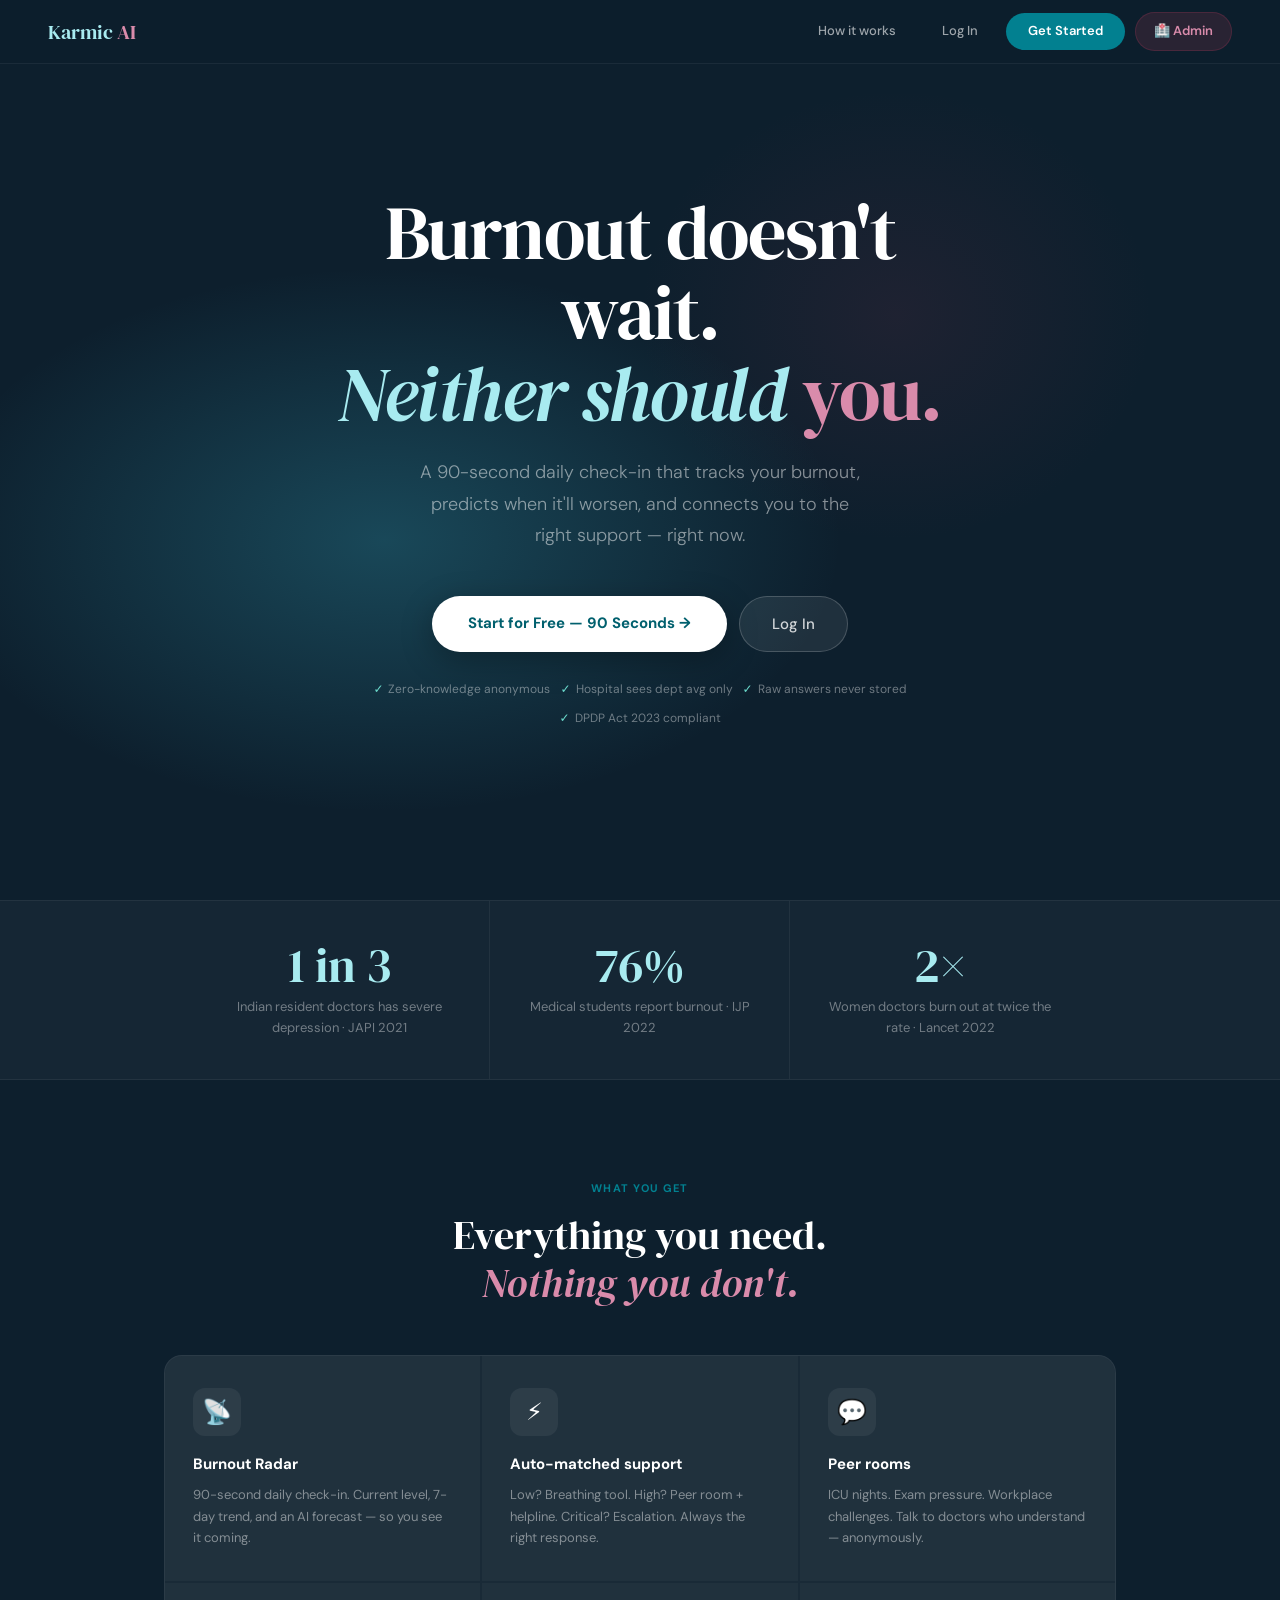
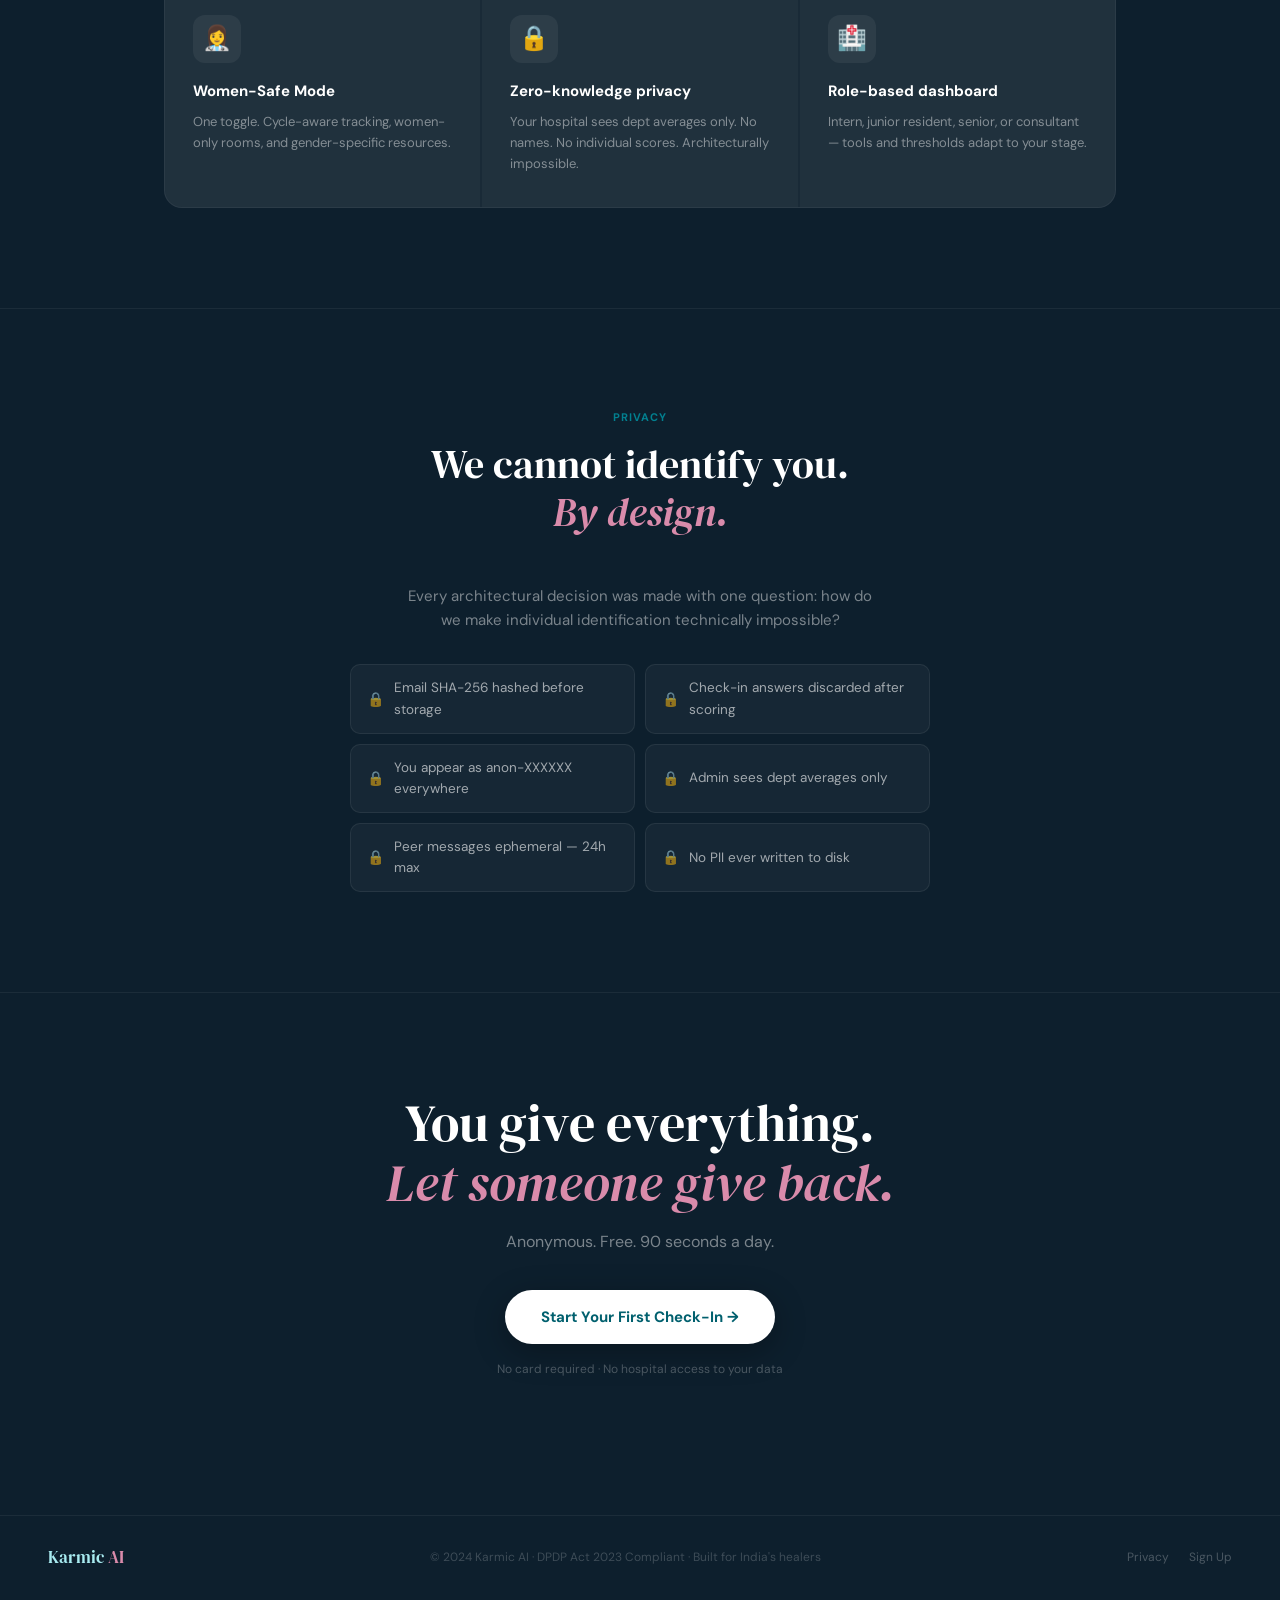
<file: frontend/index.html>
<!DOCTYPE html>
<html lang="en">
<head>
<meta charset="UTF-8">
<meta name="viewport" content="width=device-width, initial-scale=1.0">
<title>Karmic AI — For India's Doctors</title>
<link rel="preconnect" href="https://fonts.googleapis.com">
<link href="https://fonts.googleapis.com/css2?family=DM+Serif+Display:ital@0;1&family=DM+Sans:wght@300;400;500;600;700&display=swap" rel="stylesheet">
<style>
*, *::before, *::after { box-sizing: border-box; margin: 0; padding: 0; }
html { scroll-behavior: smooth; }

body {
  font-family: 'DM Sans', system-ui, sans-serif;
  background: #0D1F2D;
  color: #fff;
  font-size: 15px;
  line-height: 1.6;
  overflow-x: hidden;
}

a { text-decoration: none; color: inherit; }

/* ── NAV ── */
nav {
  position: fixed; top: 0; left: 0; right: 0; z-index: 100;
  display: flex; align-items: center; justify-content: space-between;
  padding: 0 48px; height: 64px;
  background: rgba(13,31,45,0.85);
  backdrop-filter: blur(20px);
  border-bottom: 1px solid rgba(255,255,255,0.06);
}
.brand {
  font-family: 'DM Serif Display', serif;
  font-size: 20px; color: #A8EBF0;
}
.brand span { color: #D98BAB; }

.nav-r { display: flex; align-items: center; gap: 10px; }
.nav-r a {
  padding: 8px 18px; border-radius: 40px;
  font-size: 13px; font-weight: 500;
  color: rgba(255,255,255,0.6);
  transition: color 0.15s;
}
.nav-r a:hover { color: #fff; }
.nav-r .cta {
  background: #028090; color: #fff;
  font-weight: 600; padding: 8px 22px;
}
.nav-r .cta:hover { background: #01606E; }

/* ── HERO ── */
.hero {
  min-height: 100vh;
  display: flex; align-items: center; justify-content: center;
  padding: 100px 24px 80px;
  position: relative; overflow: hidden;
  text-align: center;
}

.hero-glow {
  position: absolute; inset: 0; pointer-events: none;
  background:
    radial-gradient(ellipse 65% 55% at 30% 60%, rgba(56,178,202,0.28), transparent 55%),
    radial-gradient(ellipse 40% 50% at 70% 35%, rgba(109,46,70,0.18), transparent 50%);
}

.hero-content { position: relative; z-index: 1; max-width: 680px; }

.hero-badge {
  display: inline-flex; align-items: center; gap: 8px;
  background: rgba(255,255,255,0.06);
  border: 1px solid rgba(255,255,255,0.12);
  padding: 6px 16px; border-radius: 40px;
  font-size: 12px; font-weight: 600; letter-spacing: 0.06em;
  color: rgba(255,255,255,0.6); text-transform: uppercase;
  margin-bottom: 36px;
}
.live { width: 6px; height: 6px; border-radius: 50%; background: #6DDECF; animation: lp 2s infinite; }
@keyframes lp { 0%,100%{opacity:1;transform:scale(1)} 50%{opacity:.4;transform:scale(1.5)} }

.hero h1 {
  font-family: 'DM Serif Display', serif;
  font-size: clamp(40px, 7vw, 76px);
  font-weight: 400; line-height: 1.06;
  letter-spacing: -1.5px; margin-bottom: 24px;
  color: #fff;
}
.hero h1 em { font-style: italic; color: #A8EBF0; }
.hero h1 .rose { color: #D98BAB; }

.hero-sub {
  font-size: clamp(16px, 2vw, 18px);
  color: rgba(255,255,255,0.5);
  max-width: 440px; margin: 0 auto 44px;
  line-height: 1.75; font-weight: 300;
}

.hero-btns { display: flex; gap: 12px; justify-content: center; flex-wrap: wrap; }

.btn-main {
  background: #fff; color: #01606E;
  padding: 15px 36px; border-radius: 50px;
  font-size: 15px; font-weight: 700;
  box-shadow: 0 8px 32px rgba(0,0,0,0.3);
  transition: transform 0.2s, box-shadow 0.2s;
  display: inline-block;
}
.btn-main:hover { transform: translateY(-2px); box-shadow: 0 14px 42px rgba(0,0,0,0.35); }

.btn-ghost {
  background: rgba(255,255,255,0.08);
  border: 1.5px solid rgba(255,255,255,0.18);
  color: rgba(255,255,255,0.8);
  padding: 15px 32px; border-radius: 50px;
  font-size: 15px; font-weight: 500;
  transition: background 0.2s; display: inline-block;
}
.btn-ghost:hover { background: rgba(255,255,255,0.14); color: #fff; }

/* Privacy chips below hero CTA */
.trust-row {
  display: flex; gap: 10px; justify-content: center;
  flex-wrap: wrap; margin-top: 28px;
}
.trust-chip {
  font-size: 12px; color: rgba(255,255,255,0.4);
  display: flex; align-items: center; gap: 5px;
}
.trust-chip::before { content: '✓'; color: #6DDECF; font-weight: 700; }

/* ── STATS ── */
.stats {
  background: rgba(255,255,255,0.03);
  border-top: 1px solid rgba(255,255,255,0.06);
  border-bottom: 1px solid rgba(255,255,255,0.06);
}
.stats-inner {
  max-width: 900px; margin: 0 auto;
  display: grid; grid-template-columns: repeat(3,1fr);
}
.stat {
  padding: 40px 32px; text-align: center;
  border-right: 1px solid rgba(255,255,255,0.06);
}
.stat:last-child { border-right: none; }
.stat-n {
  font-family: 'DM Serif Display', serif;
  font-size: 48px; color: #A8EBF0; line-height: 1; margin-bottom: 8px;
}
.stat-l { font-size: 13px; color: rgba(255,255,255,0.4); }

/* ── FEATURES ── */
.features {
  padding: 100px 24px;
  max-width: 1000px; margin: 0 auto;
}
.feat-grid {
  display: grid; grid-template-columns: repeat(3,1fr);
  gap: 2px; border: 1px solid rgba(255,255,255,0.08);
  border-radius: 18px; overflow: hidden;
  background: rgba(255,255,255,0.05);
}
.feat {
  padding: 32px 28px;
  background: rgba(255,255,255,0.03);
  transition: background 0.2s;
}
.feat:hover { background: rgba(255,255,255,0.06); }
.feat-ico {
  font-size: 24px; margin-bottom: 16px;
  width: 48px; height: 48px; border-radius: 12px;
  display: flex; align-items: center; justify-content: center;
  background: rgba(255,255,255,0.06);
}
.feat h3 { font-size: 15px; font-weight: 700; margin-bottom: 8px; color: #fff; }
.feat p { font-size: 13px; color: rgba(255,255,255,0.45); line-height: 1.65; }

.sec-label {
  font-size: 11px; font-weight: 700;
  letter-spacing: 0.1em; text-transform: uppercase;
  color: #028090; margin-bottom: 14px;
  text-align: center;
}
.sec-title {
  font-family: 'DM Serif Display', serif;
  font-size: clamp(26px, 4vw, 40px); font-weight: 400;
  color: #fff; line-height: 1.2; text-align: center;
  margin-bottom: 48px;
}
.sec-title em { font-style: italic; color: #D98BAB; }

/* ── PRIVACY SECTION ── */
.priv-section {
  padding: 100px 24px;
  border-top: 1px solid rgba(255,255,255,0.06);
}
.priv-inner {
  max-width: 800px; margin: 0 auto; text-align: center;
}
.priv-list {
  display: grid; grid-template-columns: 1fr 1fr;
  gap: 10px; max-width: 580px; margin: 32px auto 0;
  text-align: left;
}
.priv-item {
  display: flex; align-items: center; gap: 10px;
  font-size: 13.5px; color: rgba(255,255,255,0.6);
  padding: 12px 16px;
  background: rgba(255,255,255,0.04);
  border: 1px solid rgba(255,255,255,0.07);
  border-radius: 10px;
}
.priv-item::before { content: '🔒'; font-size: 14px; flex-shrink: 0; }

/* ── CTA ── */
.cta-section {
  padding: 100px 24px;
  text-align: center;
  border-top: 1px solid rgba(255,255,255,0.06);
}
.cta-section h2 {
  font-family: 'DM Serif Display', serif;
  font-size: clamp(30px, 5vw, 52px); font-weight: 400;
  color: #fff; line-height: 1.15; margin-bottom: 16px;
}
.cta-section h2 em { font-style: italic; color: #D98BAB; }
.cta-section p { color: rgba(255,255,255,0.45); font-size: 16px; margin-bottom: 36px; }

/* ── FOOTER ── */
footer {
  padding: 28px 48px;
  display: flex; align-items: center; justify-content: space-between;
  border-top: 1px solid rgba(255,255,255,0.06);
  flex-wrap: wrap; gap: 12px;
}
footer .brand { font-size: 17px; }
footer p { font-size: 12px; color: rgba(255,255,255,0.2); }
.footer-links { display: flex; gap: 20px; }
.footer-links a { font-size: 12px; color: rgba(255,255,255,0.25); transition: color 0.15s; }
.footer-links a:hover { color: rgba(255,255,255,0.6); }

/* ── FADE IN ── */
.fi { opacity: 0; transform: translateY(20px); transition: opacity 0.6s ease, transform 0.6s ease; }
.fi.v { opacity: 1; transform: translateY(0); }
.fd1 { transition-delay: 0.1s; } .fd2 { transition-delay: 0.2s; } .fd3 { transition-delay: 0.3s; }

/* ── RESPONSIVE ── */
@media (max-width: 768px) {
  nav { padding: 0 20px; }
  .nav-r a:not(.cta) { display: none; }
  .stats-inner { grid-template-columns: 1fr; }
  .stat { border-right: none; border-bottom: 1px solid rgba(255,255,255,0.06); padding: 28px 20px; }
  .feat-grid { grid-template-columns: 1fr; }
  .priv-list { grid-template-columns: 1fr; }
  .features, .priv-section, .cta-section { padding: 64px 20px; }
  footer { flex-direction: column; text-align: center; padding: 24px 20px; }
}
</style>
</head>
<body>

<!-- NAV -->
<nav>
  <div class="brand">Karmic <span>AI</span></div>
  <div class="nav-r">
    <a href="#how">How it works</a>
    <a href="signup.html?login=true">Log In</a>
    <a href="signup.html" class="cta">Get Started</a>
    <a href="admin-login.html" style="padding:8px 18px;border-radius:40px;font-size:13px;font-weight:600;background:rgba(109,46,70,0.3);border:1px solid rgba(109,46,70,0.5);color:#D98BAB">🏥 Admin</a>
  </div>
</nav>

<!-- HERO -->
<section class="hero">
  <div class="hero-glow"></div>
  <div class="hero-content">
    <h1>
      Burnout doesn't wait.<br>
      <em>Neither should</em> <span class="rose">you.</span>
    </h1>
    <p class="hero-sub">
      A 90-second daily check-in that tracks your burnout, predicts when it'll worsen, and connects you to the right support — right now.
    </p>
    <div class="hero-btns">
      <a href="signup.html" class="btn-main">Start for Free — 90 Seconds →</a>
      <a href="signup.html?login=true" class="btn-ghost">Log In</a>
    </div>
    <div class="trust-row">
      <span class="trust-chip">Zero-knowledge anonymous</span>
      <span class="trust-chip">Hospital sees dept avg only</span>
      <span class="trust-chip">Raw answers never stored</span>
      <span class="trust-chip">DPDP Act 2023 compliant</span>
    </div>
  </div>
</section>

<!-- STATS -->
<div class="stats">
  <div class="stats-inner">
    <div class="stat fi">
      <div class="stat-n">1 in 3</div>
      <div class="stat-l">Indian resident doctors has severe depression · JAPI 2021</div>
    </div>
    <div class="stat fi fd1">
      <div class="stat-n">76%</div>
      <div class="stat-l">Medical students report burnout · IJP 2022</div>
    </div>
    <div class="stat fi fd2">
      <div class="stat-n">2×</div>
      <div class="stat-l">Women doctors burn out at twice the rate · Lancet 2022</div>
    </div>
  </div>
</div>

<!-- FEATURES -->
<section class="features" id="how">
  <div class="sec-label fi">What you get</div>
  <h2 class="sec-title fi fd1">Everything you need.<br><em>Nothing you don't.</em></h2>
  <div class="feat-grid">
    <div class="feat fi">
      <div class="feat-ico">📡</div>
      <h3>Burnout Radar</h3>
      <p>90-second daily check-in. Current level, 7-day trend, and an AI forecast — so you see it coming.</p>
    </div>
    <div class="feat fi fd1">
      <div class="feat-ico">⚡</div>
      <h3>Auto-matched support</h3>
      <p>Low? Breathing tool. High? Peer room + helpline. Critical? Escalation. Always the right response.</p>
    </div>
    <div class="feat fi fd2">
      <div class="feat-ico">💬</div>
      <h3>Peer rooms</h3>
      <p>ICU nights. Exam pressure. Workplace challenges. Talk to doctors who understand — anonymously.</p>
    </div>
    <div class="feat fi">
      <div class="feat-ico">👩‍⚕️</div>
      <h3>Women-Safe Mode</h3>
      <p>One toggle. Cycle-aware tracking, women-only rooms, and gender-specific resources.</p>
    </div>
    <div class="feat fi fd1">
      <div class="feat-ico">🔒</div>
      <h3>Zero-knowledge privacy</h3>
      <p>Your hospital sees dept averages only. No names. No individual scores. Architecturally impossible.</p>
    </div>
    <div class="feat fi fd2">
      <div class="feat-ico">🏥</div>
      <h3>Role-based dashboard</h3>
      <p>Intern, junior resident, senior, or consultant — tools and thresholds adapt to your stage.</p>
    </div>
  </div>
</section>

<!-- PRIVACY -->
<section class="priv-section">
  <div class="priv-inner">
    <div class="sec-label fi">Privacy</div>
    <h2 class="sec-title fi fd1">We cannot identify you.<br><em>By design.</em></h2>
    <p class="fi fd2" style="color:rgba(255,255,255,.45);font-size:15px;max-width:480px;margin:0 auto">
      Every architectural decision was made with one question: how do we make individual identification technically impossible?
    </p>
    <div class="priv-list fi fd2">
      <div class="priv-item">Email SHA-256 hashed before storage</div>
      <div class="priv-item">Check-in answers discarded after scoring</div>
      <div class="priv-item">You appear as anon-XXXXXX everywhere</div>
      <div class="priv-item">Admin sees dept averages only</div>
      <div class="priv-item">Peer messages ephemeral — 24h max</div>
      <div class="priv-item">No PII ever written to disk</div>
    </div>
  </div>
</section>

<!-- CTA -->
<section class="cta-section">
  <h2 class="fi">
    You give everything.<br>
    <em>Let someone give back.</em>
  </h2>
  <p class="fi fd1">Anonymous. Free. 90 seconds a day.</p>
  <div class="fi fd2">
    <a href="signup.html" class="btn-main">Start Your First Check-In →</a>
  </div>
  <p class="fi fd3" style="margin-top:16px;font-size:12px;color:rgba(255,255,255,.25)">No card required · No hospital access to your data</p>
</section>

<footer>
  <div class="brand">Karmic <span>AI</span></div>
  <p>© 2024 Karmic AI · DPDP Act 2023 Compliant · Built for India's healers</p>
  <div class="footer-links">
    <a href="#">Privacy</a>
    <a href="signup.html">Sign Up</a>
  </div>
</footer>

<script>
const obs = new IntersectionObserver(e => {
  e.forEach(el => { if (el.isIntersecting) el.target.classList.add('v'); });
}, { threshold: 0.12 });
document.querySelectorAll('.fi').forEach(el => obs.observe(el));
</script>
</body>
</html>
</file>
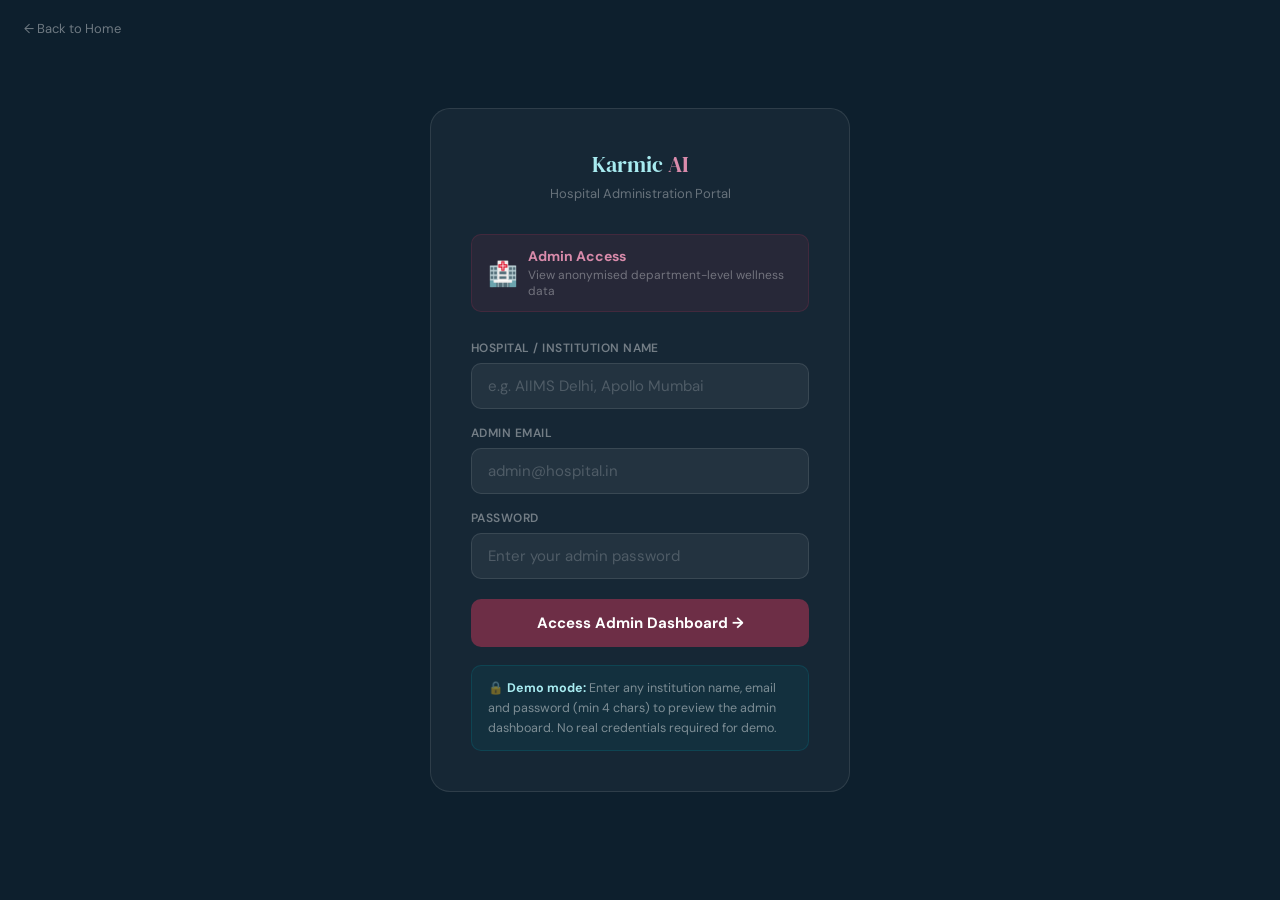
<file: frontend/admin-login.html>
<!DOCTYPE html>
<html lang="en">
<head>
<meta charset="UTF-8">
<meta name="viewport" content="width=device-width, initial-scale=1.0">
<title>Hospital Admin Login — Karmic AI</title>
<link rel="preconnect" href="https://fonts.googleapis.com">
<link href="https://fonts.googleapis.com/css2?family=DM+Serif+Display:ital@0;1&family=DM+Sans:wght@300;400;500;600;700&display=swap" rel="stylesheet">
<style>
*{box-sizing:border-box;margin:0;padding:0}
body{font-family:'DM Sans',system-ui,sans-serif;background:#0D1F2D;color:#fff;min-height:100vh;display:flex;flex-direction:column;align-items:center;justify-content:center;padding:24px}

.back-link{position:fixed;top:20px;left:24px;color:rgba(255,255,255,0.4);font-size:13px;text-decoration:none;display:flex;align-items:center;gap:6px;transition:color 0.15s}
.back-link:hover{color:rgba(255,255,255,0.8)}

.box{background:rgba(255,255,255,0.04);border:1px solid rgba(255,255,255,0.1);border-radius:20px;padding:40px;width:100%;max-width:420px}

.brand{font-family:'DM Serif Display',serif;font-size:22px;color:#A8EBF0;text-align:center;margin-bottom:6px}
.brand span{color:#D98BAB}
.tagline{text-align:center;font-size:13px;color:rgba(255,255,255,0.35);margin-bottom:32px}

.admin-badge{display:flex;align-items:center;gap:10px;background:rgba(109,46,70,0.2);border:1px solid rgba(109,46,70,0.4);border-radius:10px;padding:12px 16px;margin-bottom:28px}
.admin-badge .ico{font-size:24px}
.admin-badge h3{font-size:14px;font-weight:700;color:#D98BAB;margin-bottom:2px}
.admin-badge p{font-size:12px;color:rgba(255,255,255,0.35)}

.label{font-size:12px;font-weight:600;color:rgba(255,255,255,0.4);margin-bottom:7px;display:block;letter-spacing:0.04em}
.inp{width:100%;background:rgba(255,255,255,0.06);border:1.5px solid rgba(255,255,255,0.1);border-radius:10px;padding:12px 16px;font-size:15px;font-family:'DM Sans',sans-serif;color:#fff;outline:none;transition:border-color 0.15s;margin-bottom:16px}
.inp:focus{border-color:#028090}
.inp::placeholder{color:rgba(255,255,255,0.2)}

.btn{width:100%;background:#6D2E46;color:#fff;border:none;border-radius:10px;padding:14px;font-size:15px;font-weight:700;cursor:pointer;transition:opacity 0.15s;margin-top:4px;font-family:'DM Sans',sans-serif}
.btn:hover{opacity:0.88}

.demo-note{background:rgba(2,128,144,0.1);border:1px solid rgba(2,128,144,0.25);border-radius:10px;padding:12px 16px;font-size:12.5px;color:rgba(255,255,255,0.45);margin-top:18px;line-height:1.6}
.demo-note strong{color:#A8EBF0}

.error{background:rgba(192,57,43,0.15);border:1px solid rgba(192,57,43,0.3);border-radius:8px;padding:10px 14px;font-size:13px;color:#F1948A;margin-top:12px;display:none}
.error.show{display:block}
</style>
</head>
<body>

<a href="index.html" class="back-link">← Back to Home</a>

<div class="box">
  <div class="brand">Karmic <span>AI</span></div>
  <div class="tagline">Hospital Administration Portal</div>

  <div class="admin-badge">
    <div class="ico">🏥</div>
    <div>
      <h3>Admin Access</h3>
      <p>View anonymised department-level wellness data</p>
    </div>
  </div>

  <div>
    <label class="label">HOSPITAL / INSTITUTION NAME</label>
    <input class="inp" type="text" id="institution" placeholder="e.g. AIIMS Delhi, Apollo Mumbai">

    <label class="label">ADMIN EMAIL</label>
    <input class="inp" type="email" id="email" placeholder="admin@hospital.in">

    <label class="label">PASSWORD</label>
    <input class="inp" type="password" id="password" placeholder="Enter your admin password" onkeydown="if(event.key==='Enter')login()">

    <button class="btn" onclick="login()">Access Admin Dashboard →</button>

    <div class="demo-note">
      🔒 <strong>Demo mode:</strong> Enter any institution name, email and password (min 4 chars) to preview the admin dashboard. No real credentials required for demo.
    </div>
    <div class="error" id="errBox">Please fill in all fields to continue.</div>
  </div>
</div>

<script>
function login(){
  const inst = document.getElementById('institution').value.trim();
  const email = document.getElementById('email').value.trim();
  const pass = document.getElementById('password').value.trim();
  const err = document.getElementById('errBox');

  if(!inst || !email || !pass){
    err.textContent = 'Please fill in all fields to continue.';
    err.classList.add('show');
    return;
  }
  if(pass.length < 4){
    err.textContent = 'Password must be at least 4 characters.';
    err.classList.add('show');
    return;
  }
  err.classList.remove('show');

  // Try real API first
  fetch('/api/auth/login', {
    method:'POST',
    headers:{'Content-Type':'application/json'},
    body:JSON.stringify({email, password:pass, role:'ADMIN'})
  })
  .then(r=>r.json())
  .then(data=>{
  if(data.token){
    // Real login success
    localStorage.setItem('ka_token', data.token);
  } else {
    // Demo mode fallback
    localStorage.setItem('ka_token','demo-admin');
  }

  localStorage.setItem('ka_role','ADMIN');
  localStorage.setItem('ka_institution', inst);
  window.location.href='admin.html';
})
  .catch(()=>{
    // Demo mode — go straight to admin
    localStorage.setItem('ka_token','demo-admin');
    localStorage.setItem('ka_role','ADMIN');
    localStorage.setItem('ka_institution', inst);
    window.location.href='admin.html';
  });
}
</script>
</body>
</html>
</file>
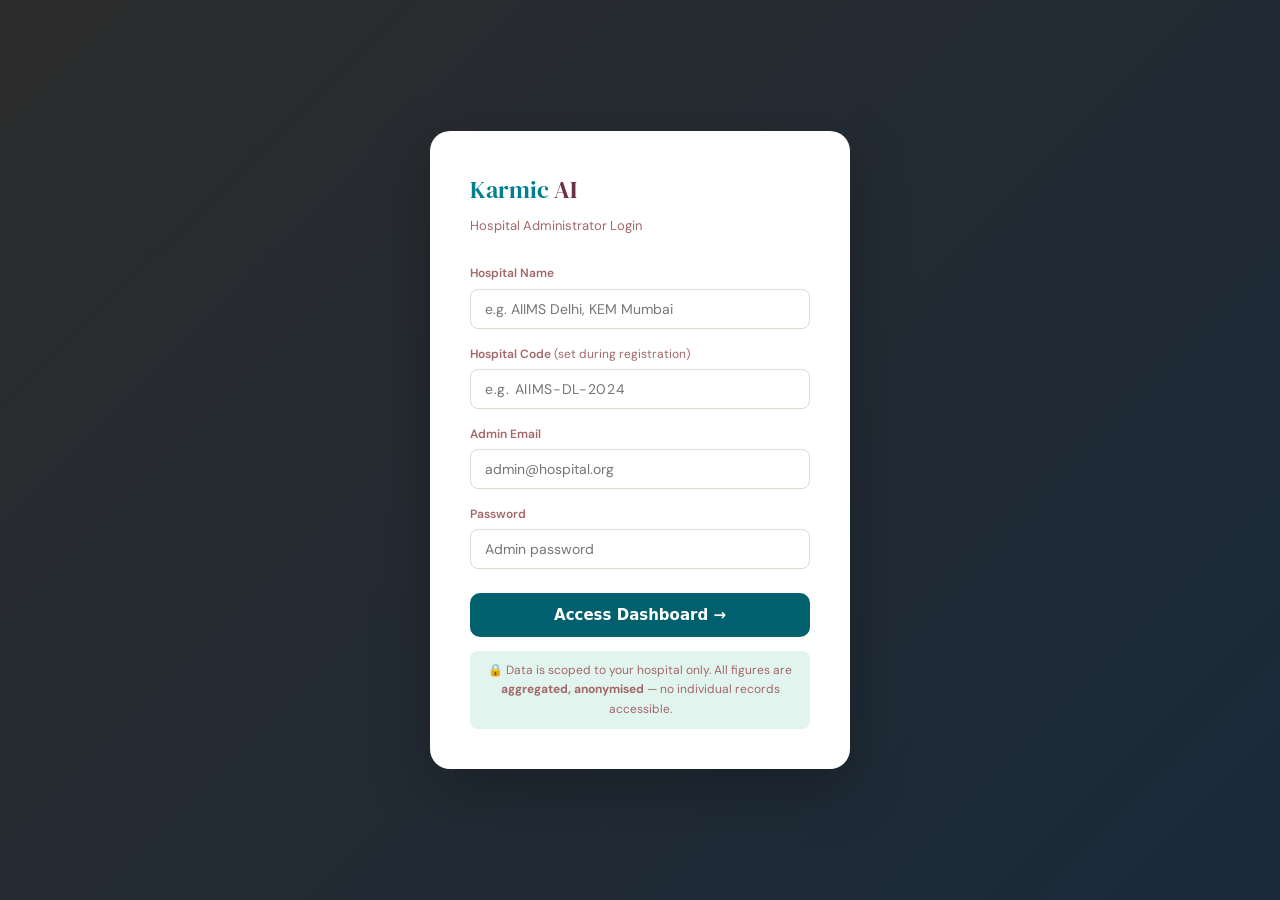
<file: frontend/admin.html>
<!DOCTYPE html>
<html lang="en">
<head>
<meta charset="UTF-8">
<meta name="viewport" content="width=device-width, initial-scale=1.0">
<title>Admin Dashboard — Karmic AI</title>
<link rel="preconnect" href="https://fonts.googleapis.com">
<link href="https://fonts.googleapis.com/css2?family=DM+Serif+Display:ital@0;1&family=DM+Sans:wght@300;400;500;600;700&display=swap" rel="stylesheet">
<link rel="stylesheet" href="css/theme.css">
<style>
:root{
  --teal:#028090;--teal-d:#01606E;--teal-l:#E1F5EE;
  --berry:#6D2E46;--berry-l:#F5EAF0;
  --cream:#F5F0E8;--rose:#A26769;--charcoal:#2C2C2C;
  --white:#fff;--border:#E0DBD0;--shadow:0 2px 12px rgba(0,0,0,.07);
  --ok:#27AE60;--warn:#E67E22;--danger:#C0392B;--r:12px;
}
*{box-sizing:border-box;margin:0;padding:0}
body{font-family:'DM Sans',system-ui,sans-serif;background:var(--cream);color:var(--charcoal);font-size:15px;line-height:1.6}
.eng-row{display:flex;align-items:center;gap:14px;margin-bottom:12px}
.eng-label{font-size:13px;color:var(--charcoal);flex:1}
.eng-bar-wrap{width:160px;height:10px;background:var(--cream);border-radius:5px;overflow:hidden}
.eng-bar-fill{height:100%;border-radius:5px;background:var(--teal)}
.eng-pct{font-size:13px;font-weight:700;color:var(--teal);width:40px;text-align:right}
.role-row{display:flex;align-items:center;gap:12px;margin-bottom:10px}
.role-name{font-size:13px;width:130px;flex-shrink:0}
.role-bar-wrap{flex:1;height:10px;background:var(--cream);border-radius:5px;overflow:hidden}
.role-bar-fill{height:100%;border-radius:5px}
.role-score{font-size:12px;font-weight:700;width:44px;text-align:right}

/* LOGIN */
.login-wrap{min-height:100vh;display:flex;align-items:center;justify-content:center;padding:20px;background:linear-gradient(135deg,var(--charcoal),#1A2A3A)}
.login-card{background:#fff;border-radius:20px;padding:40px;max-width:420px;width:100%;box-shadow:0 20px 60px rgba(0,0,0,.25)}
.login-brand{font-family:'DM Serif Display',serif;font-size:24px;color:var(--teal);margin-bottom:6px}
.login-brand span{color:var(--berry)}
.login-sub{font-size:13px;color:var(--rose);margin-bottom:28px}
.fg{display:flex;flex-direction:column;gap:5px;margin-bottom:16px}
.fg label{font-size:12px;font-weight:600;color:var(--rose)}
.fg input{padding:10px 14px;border:1.5px solid var(--border);border-radius:8px;font-size:14px;font-family:'DM Sans',sans-serif;outline:none;transition:border-color .15s}
.fg input:focus{border-color:var(--teal)}
.btn-login{width:100%;padding:13px;background:var(--teal-d);color:#fff;border:none;border-radius:10px;font-size:15px;font-weight:700;cursor:pointer;margin-top:8px;transition:opacity .15s}
.btn-login:hover{opacity:.88}
.login-note{font-size:12px;color:var(--rose);text-align:center;margin-top:14px;padding:10px;background:var(--teal-l);border-radius:8px}

/* NAV */
.nav{background:var(--teal-d);padding:0 32px;display:flex;align-items:center;justify-content:space-between;height:60px;position:sticky;top:0;z-index:100}
.nav-brand{font-family:'DM Serif Display',serif;font-size:20px;color:#fff}
.nav-brand span{color:#B2E0E4}
.nav-right{display:flex;align-items:center;gap:12px}
.nav-pill{background:rgba(255,255,255,.15);color:rgba(255,255,255,.9);padding:5px 14px;border-radius:20px;font-size:12px;font-weight:600}
.nav-links a{padding:7px 14px;border-radius:8px;color:rgba(255,255,255,.75);font-size:14px;font-weight:500;text-decoration:none;transition:background .15s}
.nav-links a:hover{background:rgba(255,255,255,.12);color:#fff}

/* LAYOUT */
.layout{display:grid;grid-template-columns:220px 1fr;min-height:calc(100vh - 60px)}
.sidebar{background:#01505C;padding:20px 14px;display:flex;flex-direction:column;gap:4px}
.slink{display:flex;align-items:center;gap:10px;padding:10px 14px;border-radius:8px;color:rgba(255,255,255,.7);font-size:14px;font-weight:500;cursor:pointer;transition:background .15s;text-decoration:none}
.slink:hover,.slink.active{background:rgba(255,255,255,.12);color:#fff}
.slink .ico{font-size:17px;width:22px}
.sdivider{height:1px;background:rgba(255,255,255,.1);margin:10px 0}

/* MAIN */
.main{padding:28px 32px;overflow-y:auto}
.page-header{margin-bottom:24px}
.page-header h1{font-size:22px;font-weight:700;color:var(--charcoal)}
.page-header p{font-size:13px;color:var(--rose);margin-top:2px}

/* PRIVACY NOTE */
.priv-note{background:var(--teal-l);border-radius:var(--r);padding:12px 18px;font-size:13px;color:var(--teal-d);margin-bottom:24px;display:flex;gap:10px;align-items:flex-start;line-height:1.55}

/* METRIC CARDS */
.metrics-row{display:grid;grid-template-columns:repeat(4,1fr);gap:14px;margin-bottom:24px}
.metric-card{background:#fff;border-radius:var(--r);padding:20px;box-shadow:var(--shadow);border-top:3px solid var(--teal)}
.metric-card.ok{border-top-color:var(--ok)}
.metric-card.warn{border-top-color:var(--warn)}
.metric-card.danger{border-top-color:var(--danger)}
.metric-card.teal{border-top-color:var(--teal)}
.metric-num{font-family:'DM Serif Display',serif;font-size:38px;color:var(--charcoal);line-height:1;margin-bottom:4px}
.metric-lbl{font-size:12px;color:var(--rose)}
.metric-delta{font-size:11px;font-weight:600;margin-top:6px;display:inline-block;padding:2px 8px;border-radius:10px}
.delta-up{background:#FDECEA;color:var(--danger)}
.delta-dn{background:#EAF7EE;color:var(--ok)}
.delta-eq{background:var(--cream);color:var(--rose)}

/* RISK ALERTS */
.risk-alerts{margin-bottom:24px}
.alert-card{display:flex;align-items:flex-start;gap:14px;padding:14px 18px;border-radius:12px;border-left:4px solid;margin-bottom:10px}
.alert-card.crit{background:#FDECEA;border-left-color:var(--danger)}
.alert-card.high{background:#FEF0E6;border-left-color:var(--warn)}
.alert-card.mod{background:#FEF9E7;border-left-color:#F0D000}
.alert-ico{font-size:22px;flex-shrink:0}
.alert-body h4{font-size:13px;font-weight:700;margin-bottom:3px}
.alert-body p{font-size:12.5px;color:#555;line-height:1.5}
.alert-action{margin-left:auto;flex-shrink:0;padding:6px 14px;border-radius:8px;border:none;font-size:12px;font-weight:600;cursor:pointer;background:rgba(0,0,0,.07);color:var(--charcoal);transition:background .15s}
.alert-action:hover{background:rgba(0,0,0,.14)}

/* DEPT CHART */
.dept-grid{display:flex;flex-direction:column;gap:10px;margin-bottom:24px}
.dept-row{background:#fff;border-radius:10px;padding:14px 18px;box-shadow:var(--shadow);display:flex;align-items:center;gap:16px}
.dept-name{font-size:13px;font-weight:600;width:160px;flex-shrink:0}
.dept-bar-wrap{flex:1;height:16px;background:var(--cream);border-radius:8px;overflow:hidden;position:relative}
.dept-bar-fill{height:100%;border-radius:8px;transition:width .8s ease}
.dept-bar-fill.low{background:var(--ok)}
.dept-bar-fill.moderate{background:var(--warn)}
.dept-bar-fill.high{background:#E67E22}
.dept-bar-fill.critical{background:var(--danger)}
.dept-meta{display:flex;flex-direction:column;align-items:flex-end;gap:3px;flex-shrink:0;width:100px}
.dept-lvl{font-size:11px;font-weight:700;padding:2px 9px;border-radius:10px}
.dept-lvl.low{background:#EAF7EE;color:#1A7A3F}
.dept-lvl.moderate{background:#FEF3E2;color:#964B00}
.dept-lvl.high{background:#FEF0E6;color:#A04000}
.dept-lvl.critical{background:#FDECEA;color:var(--danger)}
.dept-avg{font-size:11px;color:var(--rose)}

/* 7-DAY TREND CHART */
.trend-canvas-wrap{background:#fff;border-radius:var(--r);padding:24px;box-shadow:var(--shadow);margin-bottom:24px}
.trend-canvas-wrap h3{font-size:15px;font-weight:700;margin-bottom:16px}
#trendCanvas{width:100%;height:120px;display:block}

/* SPLIT GRID */
.split{display:grid;grid-template-columns:1fr 1fr;gap:16px;margin-bottom:24px}

/* DONUT-STYLE PIE */
.donut-wrap{background:#fff;border-radius:var(--r);padding:24px;box-shadow:var(--shadow)}
.donut-wrap h3{font-size:15px;font-weight:700;margin-bottom:16px}
.donut-chart{display:flex;align-items:center;gap:24px}
.donut-svg{flex-shrink:0}
.donut-legend{display:flex;flex-direction:column;gap:10px;flex:1}
.dleg-item{display:flex;align-items:center;gap:10px;font-size:13px}
.dleg-dot{width:12px;height:12px;border-radius:50%;flex-shrink:0}
.dleg-pct{font-weight:700;margin-left:auto}

/* ENGAGEMENT */
.eng-card{background:#fff;border-radius:var(--r);padding:24px;box-shadow:var(--shadow)}
.eng-card h3{font-size:15px;font-weight:700;margin-bottom:16px}
.eng-row{display:flex;align-items:center;gap:14px;margin-bottom:12px}
.eng-label{font-size:13px;color:var(--charcoal);flex:1}
.eng-bar-wrap{width:160px;height:10px;background:var(--cream);border-radius:5px;overflow:hidden}
.eng-bar-fill{height:100%;border-radius:5px;background:var(--teal)}
.eng-pct{font-size:13px;font-weight:700;color:var(--teal);width:40px;text-align:right}

/* ROLE BREAKDOWN */
.role-card{background:#fff;border-radius:var(--r);padding:24px;box-shadow:var(--shadow)}
.role-card h3{font-size:15px;font-weight:700;margin-bottom:16px}
.role-row{display:flex;align-items:center;gap:12px;margin-bottom:10px}
.role-name{font-size:13px;width:130px;flex-shrink:0}
.role-bar-wrap{flex:1;height:10px;background:var(--cream);border-radius:5px;overflow:hidden}
.role-bar-fill{height:100%;border-radius:5px}
.role-score{font-size:12px;font-weight:700;width:44px;text-align:right}

/* 7D SELECTOR */
.period-tabs{display:flex;gap:6px;margin-bottom:16px}
.ptab{padding:5px 14px;border-radius:20px;font-size:12px;font-weight:600;cursor:pointer;background:var(--cream);border:none;color:var(--charcoal);transition:all .15s}
.ptab.active{background:var(--teal);color:#fff}

@media(max-width:900px){
  .layout{grid-template-columns:1fr}
  .sidebar{display:none}
  .metrics-row{grid-template-columns:1fr 1fr}
  .split{grid-template-columns:1fr}
  .main{padding:16px}
}
@media(max-width:500px){
  .metrics-row{grid-template-columns:1fr}
}
</style>
</head>
<body>

<!-- LOGIN SCREEN -->
<div id="loginWrap" class="login-wrap">
  <div class="login-card">
    <div class="login-brand">Karmic <span>AI</span></div>
    <div class="login-sub">Hospital Administrator Login</div>
    <div id="loginErr" style="display:none;background:#FDECEA;color:#C0392B;padding:10px 14px;border-radius:8px;font-size:13px;margin-bottom:14px"></div>
    <div class="fg"><label>Hospital Name</label><input type="text" id="adminHosp" placeholder="e.g. AIIMS Delhi, KEM Mumbai"></div>
    <div class="fg"><label>Hospital Code <span style="color:#A26769;font-weight:400">(set during registration)</span></label><input type="text" id="adminCode" placeholder="e.g. AIIMS-DL-2024" style="letter-spacing:.05em"></div>
    <div class="fg"><label>Admin Email</label><input type="email" id="adminEmail" placeholder="admin@hospital.org"></div>
    <div class="fg"><label>Password</label><input type="password" id="adminPass" placeholder="Admin password"></div>
    <button class="btn-login" onclick="adminLogin()">Access Dashboard →</button>
    <div class="login-note">🔒 Data is scoped to your hospital only. All figures are <strong>aggregated, anonymised</strong> — no individual records accessible.</div>
  </div>
</div>

<!-- DASHBOARD -->
<div id="dashWrap" style="display:none">

<nav class="nav">
  <div class="nav-brand">Karmic <span>AI</span></div>
  <div class="nav-right">
    <span class="nav-pill" id="navHospPill">Admin View</span>
    <div class="nav-links">
      <a href="#" onclick="adminLogout()">Log Out</a>
    </div>
  </div>
</nav>

<div class="layout">
  <aside class="sidebar">
    <div style="color:rgba(255,255,255,.35);font-size:11px;padding:0 8px 14px;font-weight:700;letter-spacing:.06em">ADMIN PANEL</div>
    <a class="slink active" href="#"><span class="ico">📊</span>Overview</a>
    <a class="slink" href="#depts"><span class="ico">🏥</span>Departments</a>
    <a class="slink" href="#alerts"><span class="ico">🚨</span>Risk Alerts</a>
    <a class="slink" href="#engagement"><span class="ico">📈</span>Engagement</a>
    <div class="sdivider"></div>
    <a class="slink" href="#trend"><span class="ico">📉</span>7-Day Trend</a>
    <a class="slink" href="#roles"><span class="ico">👥</span>By Role</a>
    <a class="slink" id="womenSideLink" href="#women" style="display:none"><span class="ico">👩‍⚕️</span>Women Data</a>
  </aside>

  <main class="main">
    <div class="page-header">
      <h1 id="instName">Hospital Wellness Overview</h1>
      <p id="weekLabel">Loading…</p>
    </div>

    <div class="priv-note">
      🔒 <strong>Privacy guarantee:</strong> All data shown is department-level aggregate. No individual doctor scores, names, or check-in responses are accessible. Minimum 5 responses required before any department data is shown.
    </div>

    <!-- GRAPHS FIRST: 7-DAY TREND -->
    <div class="trend-canvas-wrap" id="trend" style="margin-bottom:24px">
      <h3>📉 7-Day Burnout Trend — <span id="trendHospName">Institution</span></h3>
      <div class="period-tabs">
        <button class="ptab active" onclick="drawTrend(7,this)">7 Days</button>
        <button class="ptab" onclick="drawTrend(14,this)">14 Days</button>
        <button class="ptab" onclick="drawTrend(30,this)">30 Days</button>
      </div>
      <canvas id="trendCanvas"></canvas>
      <p style="font-size:11px;color:var(--rose);margin-top:8px">Institution-wide averages. No individual data shown.</p>
    </div>

    <!-- DEPT BREAKDOWN CHART -->
    <div style="margin-bottom:24px" id="depts">
      <div style="font-size:16px;font-weight:700;margin-bottom:14px">🏥 Burnout by Department</div>
      <div class="dept-grid" id="deptGrid"></div>
    </div>

    <!-- OVERVIEW METRICS (below charts) -->
    <div class="metrics-row" id="metricsRow">
      <div class="metric-card ok">
        <div class="metric-num" id="mActive">847</div>
        <div class="metric-lbl">Active users this week</div>
        <span class="metric-delta delta-dn">↑ 12% vs last week</span>
      </div>
      <div class="metric-card warn">
        <div class="metric-num" id="mAvg">9.4</div>
        <div class="metric-lbl">Avg burnout score / 20</div>
        <span class="metric-delta delta-up">↑ 0.8 this week</span>
      </div>
      <div class="metric-card danger">
        <div class="metric-num" id="mHighRisk">3</div>
        <div class="metric-lbl">Depts at elevated risk</div>
        <span class="metric-delta delta-eq">→ Same as last week</span>
      </div>
      <div class="metric-card teal">
        <div class="metric-num" id="mCheckin">68%</div>
        <div class="metric-lbl">Check-in completion rate</div>
        <span class="metric-delta delta-dn">↑ 5% vs last week</span>
      </div>
    </div>

    <!-- RISK ALERTS -->
    <div id="alerts" style="margin-bottom:24px">
      <div style="font-size:16px;font-weight:700;margin-bottom:14px">🚨 Risk Alerts</div>
      <div class="risk-alerts" id="riskAlerts"></div>
    </div>

    <div class="priv-note" style="margin-top:8px">
      📋 <strong>You can see:</strong> dept averages, role trends, weekly change, engagement rates. &nbsp;|&nbsp; <strong>You cannot see:</strong> individual check-in answers, personal scores, names, or any identifiable records.
    </div>

    <!-- ENGAGEMENT + ROLE BREAKDOWN -->
    <div class="split" id="engagement">
      <div class="eng-card">
        <h3>📈 Engagement Metrics</h3>
        <div id="engRows"></div>
        <p style="font-size:12px;color:var(--rose);margin-top:12px;line-height:1.5">Higher check-in rates = better data accuracy and more timely escalation.</p>
      </div>
      <div class="role-card" id="roles">
        <h3>👥 Burnout Score by Role</h3>
        <div id="roleRows"></div>
        <p style="font-size:12px;color:var(--rose);margin-top:12px;line-height:1.5">Role-level averages only. Individual scores never accessible.</p>
      </div>
    </div>

    <!-- BURNOUT DISTRIBUTION -->
    <div style="margin-bottom:24px">
      <div style="font-size:16px;font-weight:700;margin-bottom:14px">📊 Burnout Distribution</div>
      <div class="donut-wrap">
        <h3 style="font-size:13px;color:var(--rose);font-weight:500;margin-bottom:16px">% of active users per burnout level</h3>
        <div class="donut-chart">
          <svg class="donut-svg" width="120" height="120" viewBox="0 0 120 120" id="donutSvg">
            <circle cx="60" cy="60" r="48" fill="none" stroke="#EAF7EE" stroke-width="18"/>
          </svg>
          <div class="donut-legend" id="donutLegend"></div>
        </div>
      </div>
    </div>

    <!-- WOMEN DATA SECTION — only shown if womenEnabled -->
    <div id="women" style="display:none">
      <div style="font-size:16px;font-weight:700;margin-bottom:14px">👩‍⚕️ Women Doctor Wellbeing Data</div>
      <div class="priv-note" style="background:var(--berry-l);color:var(--berry);border-left:3px solid var(--berry)">
        🔒 This section is visible because Women-Safe Mode is enabled at your institution. All data is aggregate only — no individual identity is ever accessible. Minimum 5 respondents required.
      </div>
      <div class="split" style="margin-top:16px">
        <div class="eng-card">
          <h3>👩 Women-Safe Mode Adoption</h3>
          <div style="margin-bottom:10px">
            <div class="eng-row"><div class="eng-label">Women-Safe Mode enabled</div><div class="eng-bar-wrap"><div class="eng-bar-fill" style="width:62%;background:var(--berry)"></div></div><div class="eng-pct" style="color:var(--berry)">62%</div></div>
            <div class="eng-row"><div class="eng-label">Women-only rooms used</div><div class="eng-bar-wrap"><div class="eng-bar-fill" style="width:41%;background:var(--berry)"></div></div><div class="eng-pct" style="color:var(--berry)">41%</div></div>
            <div class="eng-row"><div class="eng-label">Incident reports submitted</div><div class="eng-bar-wrap"><div class="eng-bar-fill" style="width:18%;background:#C0392B"></div></div><div class="eng-pct" style="color:#C0392B">18%</div></div>
          </div>
          <p style="font-size:12px;color:var(--rose)">Incident figures represent anonymous category counts only. No text or identity data is stored.</p>
        </div>
        <div class="role-card">
          <h3>📋 Incident Categories (Anonymous)</h3>
          <div id="incidentRows">
            <div class="role-row"><div class="role-name" style="width:150px">Workplace bias</div><div class="role-bar-wrap"><div class="role-bar-fill" style="width:45%;background:#E67E22"></div></div><div class="role-score" style="color:#E67E22;width:30px">9</div></div>
            <div class="role-row"><div class="role-name" style="width:150px">Harassment</div><div class="role-bar-wrap"><div class="role-bar-fill" style="width:30%;background:#C0392B"></div></div><div class="role-score" style="color:#C0392B;width:30px">6</div></div>
            <div class="role-row"><div class="role-name" style="width:150px">Safety concern</div><div class="role-bar-wrap"><div class="role-bar-fill" style="width:20%;background:#E67E22"></div></div><div class="role-score" style="color:#E67E22;width:30px">4</div></div>
            <div class="role-row"><div class="role-name" style="width:150px">Unfair workload</div><div class="role-bar-wrap"><div class="role-bar-fill" style="width:35%;background:#E67E22"></div></div><div class="role-score" style="color:#E67E22;width:30px">7</div></div>
          </div>
          <p style="font-size:12px;color:var(--rose);margin-top:12px">Counts only. No report text, no submitter data stored.</p>
        </div>
      </div>
    </div>

  </main>
</div>
</div>

<script>
// ── MOCK DATA ─────────────────────────────────────────────────────────
const DEPTS = [
  {name:'Emergency Medicine', level:'critical', avg:14.2, pct:71, delta:'+1.8'},
  {name:'ICU / Critical Care', level:'critical', avg:12.6, pct:63, delta:'+0.9'},
  {name:'Surgery',             level:'high',     avg:11.9, pct:60, delta:'+1.1'},
  {name:'Obstetrics & Gynae',  level:'moderate', avg:9.4,  pct:47, delta:'-0.3'},
  {name:'Internal Medicine',   level:'moderate', avg:8.7,  pct:44, delta:'-0.8'},
  {name:'Paediatrics',         level:'moderate', avg:7.9,  pct:40, delta:'+0.2'},
  {name:'Radiology',           level:'low',      avg:5.2,  pct:26, delta:'-1.4'},
  {name:'Psychiatry',          level:'low',      avg:4.8,  pct:24, delta:'-0.6'},
];

const ALERTS = [
  {type:'crit', ico:'🔴', dept:'Emergency Medicine', msg:'65% of active doctors at HIGH or CRITICAL burnout. 3+ consecutive high-risk days detected across multiple anonymous users.'},
  {type:'crit', ico:'🔴', dept:'ICU / Critical Care', msg:'Average burnout score 12.6/20. Worsening trend (+0.9 this week). Peer support room usage up 40% — a possible coping signal.'},
  {type:'high', ico:'🟠', dept:'Surgery', msg:'Burnout rising week-on-week for 3 weeks. Consider reviewing on-call rosters and workload distribution.'},
];

const DIST = [
  {label:'Low (0–5)',      pct:22, color:var_ok()},
  {label:'Moderate (6–10)',pct:41, color:var_warn()},
  {label:'High (11–15)',   pct:28, color:'#E67E22'},
  {label:'Critical (16+)', pct:9,  color:'#C0392B'},
];

const ENGAGEMENT = [
  {label:'Daily check-in rate',   pct:68},
  {label:'Peer room participation',pct:34},
  {label:'Support tool usage',    pct:52},
  {label:'Women-Safe Mode active',pct:47},
];

const ROLES = [
  {name:'Junior Resident', score:13.8, level:'critical', color:'#C0392B'},
  {name:'Intern',          score:12.4, level:'high',     color:'#E67E22'},
  {name:'Senior Resident', score:11.2, level:'high',     color:'#E67E22'},
  {name:'Consultant',      score:7.6,  level:'moderate', color:'#E67E22'},
];

const TREND_7  = [8.2,9.1,10.3,9.8,10.1,8.7,9.4];
const TREND_14 = [7.5,8.0,8.2,9.1,10.3,9.8,10.1,8.7,9.4,9.8,10.2,9.6,9.1,9.4];
const TREND_30 = Array.from({length:30},(_,i)=>7+Math.sin(i/3)*2+Math.random()*1.5);
const TREND_LABELS_7 = ['Mon','Tue','Wed','Thu','Fri','Sat','Sun'];

function var_ok(){return '#27AE60'} function var_warn(){return '#E67E22'}

// ── LOGIN ─────────────────────────────────────────────────────────────
function adminLogin() {
  const hosp  = document.getElementById('adminHosp').value.trim();
  const code  = document.getElementById('adminCode').value.trim();
  const email = document.getElementById('adminEmail').value.trim();
  const pass  = document.getElementById('adminPass').value;
  const errEl = document.getElementById('loginErr');
  errEl.style.display = 'none';

  if (!hosp || !code || !email || !pass) {
    errEl.textContent = 'Please fill in all fields — hospital name, code, email, and password.';
    errEl.style.display = 'block'; return;
  }
  if (code.length < 6) {
    errEl.textContent = 'Hospital code must be at least 6 characters.';
    errEl.style.display = 'block'; return;
  }

  fetch('/api/auth/login', {
    method:'POST',
    headers:{'Content-Type':'application/json'},
    body:JSON.stringify({email, password:pass, hospitalCode:code, institution:hosp})
  }).then(r=>r.json()).then(d=>{
    if (d.token && d.role === 'ADMIN') {
      localStorage.setItem('ka_admin_token', d.token);
      localStorage.setItem('ka_admin_hosp', hosp);
      localStorage.setItem('ka_admin_code', code);
      localStorage.setItem('ka_admin_womenEnabled', d.womenEnabled || 'false');
      showDashboard(hosp, d.womenEnabled);
    } else {
      errEl.textContent = d.message || 'Access denied. Check your hospital code and credentials.';
      errEl.style.display = 'block';
    }
  }).catch(()=>{
    // Demo mode — code must contain 'DEMO' or be 6+ chars
    localStorage.setItem('ka_admin_token','demo-admin');
    localStorage.setItem('ka_admin_hosp', hosp);
    localStorage.setItem('ka_admin_code', code);
    const womenEnabled = code.toUpperCase().includes('W') || Math.random() > 0.5;
    localStorage.setItem('ka_admin_womenEnabled', womenEnabled);
    showDashboard(hosp, womenEnabled);
  });
}

function showDashboard(hosp, womenEnabled) {
  document.getElementById('loginWrap').style.display = 'none';
  document.getElementById('dashWrap').style.display = 'block';
  loadDashboard(hosp, womenEnabled);
}

function adminLogout() {
  ['ka_admin_token','ka_admin_hosp','ka_admin_code','ka_admin_womenEnabled'].forEach(k=>localStorage.removeItem(k));
  document.getElementById('loginWrap').style.display = 'flex';
  document.getElementById('dashWrap').style.display = 'none';
}

// ── LOAD DASHBOARD ────────────────────────────────────────────────────
function loadDashboard(hosp, womenEnabled) {
  hosp = hosp || localStorage.getItem('ka_admin_hosp') || 'Your Institution';
  womenEnabled = womenEnabled ?? (localStorage.getItem('ka_admin_womenEnabled') === 'true');
  const now = new Date();

  document.getElementById('instName').textContent = hosp + ' — Wellness Overview';
  document.getElementById('weekLabel').textContent = 'Week of ' + now.toLocaleDateString('en-IN',{month:'long',year:'numeric'}) + ' · Aggregated · Anonymised';
  document.getElementById('trendHospName').textContent = hosp;
  document.getElementById('navHospPill').textContent = hosp;

  // Women section visibility
  if (womenEnabled) {
    document.getElementById('women').style.display = 'block';
    document.getElementById('womenSideLink').style.display = 'flex';
  }

  const token = localStorage.getItem('ka_admin_token');
  fetch('/api/admin/overview', {headers:{'Authorization':'Bearer '+token}})
    .then(r=>r.json()).then(d=>{
      if (d.totalActive) document.getElementById('mActive').textContent = d.totalActive;
      if (d.avgScore)    document.getElementById('mAvg').textContent = d.avgScore.toFixed(1);
      if (d.highRiskDepts) document.getElementById('mHighRisk').textContent = d.highRiskDepts;
    }).catch(()=>{});

  renderAlerts();
  renderDepts();
  renderDonut();
  renderEngagement();
  renderRoles();
  setTimeout(()=>drawTrend(7, document.querySelector('.ptab.active')), 50);
}

// ── ALERTS ────────────────────────────────────────────────────────────
function renderAlerts() {
  document.getElementById('riskAlerts').innerHTML = ALERTS.map(a=>`
    <div class="alert-card ${a.type}">
      <div class="alert-ico">${a.ico}</div>
      <div class="alert-body">
        <h4>${a.dept}</h4>
        <p>${a.msg}</p>
      </div>
      <button class="alert-action">View dept →</button>
    </div>`).join('');
}

// ── DEPTS ─────────────────────────────────────────────────────────────
function renderDepts() {
  document.getElementById('deptGrid').innerHTML = DEPTS.map(d=>`
    <div class="dept-row">
      <div class="dept-name">${d.name}</div>
      <div class="dept-bar-wrap">
        <div class="dept-bar-fill ${d.level}" style="width:${d.pct}%"></div>
      </div>
      <div class="dept-meta">
        <span class="dept-lvl ${d.level}">${cap(d.level)}</span>
        <span class="dept-avg">${d.avg}/20 avg <span style="color:${d.delta.startsWith('+')?'var(--danger)':'var(--ok)'}">${d.delta}</span></span>
      </div>
    </div>`).join('');
}

// ── DONUT ─────────────────────────────────────────────────────────────
function renderDonut() {
  const svg = document.getElementById('donutSvg');
  const r = 48, cx = 60, cy = 60, strokeW = 18;
  const total = DIST.reduce((s,d)=>s+d.pct,0);
  let offset = -90; // start at top

  let circles = '';
  DIST.forEach(d=>{
    const angle = (d.pct/total)*360;
    const dashArr = (2*Math.PI*r);
    const dashFill = (d.pct/100)*dashArr;
    circles += `<circle cx="${cx}" cy="${cy}" r="${r}" fill="none" stroke="${d.color}" stroke-width="${strokeW}"
      stroke-dasharray="${dashFill} ${dashArr-dashFill}"
      stroke-dashoffset="${-(offset/360)*dashArr}"
      transform="rotate(${offset} ${cx} ${cy})"/>`;
    offset += angle;
  });

  // Centre text
  circles += `<text x="${cx}" y="${cy-4}" text-anchor="middle" font-size="18" font-weight="700" font-family="DM Sans" fill="#2C2C2C">9.4</text>`;
  circles += `<text x="${cx}" y="${cy+14}" text-anchor="middle" font-size="10" font-family="DM Sans" fill="#A26769">avg/20</text>`;
  svg.innerHTML = circles;

  document.getElementById('donutLegend').innerHTML = DIST.map(d=>`
    <div class="dleg-item">
      <div class="dleg-dot" style="background:${d.color}"></div>
      <span>${d.label}</span>
      <span class="dleg-pct">${d.pct}%</span>
    </div>`).join('');
}

// ── ENGAGEMENT ────────────────────────────────────────────────────────
function renderEngagement() {
  document.getElementById('engRows').innerHTML = ENGAGEMENT.map(e=>`
    <div class="eng-row">
      <div class="eng-label">${e.label}</div>
      <div class="eng-bar-wrap"><div class="eng-bar-fill" style="width:${e.pct}%"></div></div>
      <div class="eng-pct">${e.pct}%</div>
    </div>`).join('');
}

// ── ROLES ─────────────────────────────────────────────────────────────
function renderRoles() {
  document.getElementById('roleRows').innerHTML = ROLES.map(r=>`
    <div class="role-row">
      <div class="role-name">${r.name}</div>
      <div class="role-bar-wrap"><div class="role-bar-fill" style="width:${(r.score/20*100).toFixed(0)}%;background:${r.color}"></div></div>
      <div class="role-score" style="color:${r.color}">${r.score}</div>
    </div>`).join('');
}

// ── TREND CHART ───────────────────────────────────────────────────────
function drawTrend(days, el) {
  if (el) { document.querySelectorAll('.ptab').forEach(t=>t.classList.remove('active')); el.classList.add('active'); }
  const data = days===7?TREND_7:days===14?TREND_14:TREND_30;
  const labels = days===7?TREND_LABELS_7:data.map((_,i)=>`D${i+1}`);

  const canvas = document.getElementById('trendCanvas');
  const dpr = window.devicePixelRatio||1;
  canvas.width = canvas.offsetWidth * dpr;
  canvas.height = 120 * dpr;
  const ctx = canvas.getContext('2d');
  ctx.scale(dpr, dpr);
  const W = canvas.offsetWidth, H = 120;
  const padL=30,padB=22,padT=10,padR=10;
  const cW=W-padL-padR, cH=H-padB-padT;
  const max=20,min=0;
  const step=cW/(data.length-1);

  ctx.clearRect(0,0,W,H);

  // Grid lines
  [5,10,15,20].forEach(v=>{
    const y=padT+cH-(v/max)*cH;
    ctx.beginPath();ctx.moveTo(padL,y);ctx.lineTo(W-padR,y);
    ctx.strokeStyle='rgba(0,0,0,.06)';ctx.lineWidth=1;ctx.stroke();
    ctx.fillStyle='#A26769';ctx.font=`10px DM Sans`;ctx.textAlign='right';
    ctx.fillText(v,padL-4,y+3);
  });

  // Gradient fill
  const grad=ctx.createLinearGradient(0,padT,0,H-padB);
  grad.addColorStop(0,'rgba(2,128,144,.2)');
  grad.addColorStop(1,'rgba(2,128,144,0)');

  // Line
  ctx.beginPath();
  data.forEach((v,i)=>{
    const x=padL+i*step;
    const y=padT+cH-(((v-min)/(max-min))*cH);
    i===0?ctx.moveTo(x,y):ctx.lineTo(x,y);
  });
  ctx.strokeStyle='#028090';ctx.lineWidth=2.5;ctx.lineJoin='round';ctx.stroke();

  // Fill
  ctx.lineTo(padL+(data.length-1)*step,H-padB);
  ctx.lineTo(padL,H-padB);ctx.closePath();
  ctx.fillStyle=grad;ctx.fill();

  // Dots + labels
  data.forEach((v,i)=>{
    const x=padL+i*step;
    const y=padT+cH-(((v-min)/(max-min))*cH);
    ctx.beginPath();ctx.arc(x,y,3.5,0,Math.PI*2);
    ctx.fillStyle=v>12?'#E74C3C':v>9?'#E67E22':'#028090';ctx.fill();
    ctx.fillStyle='#A26769';ctx.font=`9px DM Sans`;ctx.textAlign='center';
    if(days<=14) ctx.fillText(labels[i],x,H-6);
  });
}

function cap(s){return s.charAt(0).toUpperCase()+s.slice(1)}

// ── INIT ──────────────────────────────────────────────────────────────
window.addEventListener('DOMContentLoaded',()=>{
  // Auto-login if coming from admin-login.html
  const role = localStorage.getItem('ka_role');
  const token = localStorage.getItem('ka_token');
  const inst = localStorage.getItem('ka_institution');
  if((role==='ADMIN' && token) || localStorage.getItem('ka_admin_token')){
    const hosp = inst || localStorage.getItem('ka_admin_hosp') || 'Your Institution';
    localStorage.setItem('ka_admin_token', token || 'demo');
    localStorage.setItem('ka_admin_hosp', hosp);
    showDashboard(hosp, false);
  }
  window.addEventListener('resize',()=>{
    if(document.getElementById('dashWrap').style.display!=='none')
      drawTrend(7, document.querySelector('.ptab.active'));
  });
});
</script>
</body>
</html>
</file>
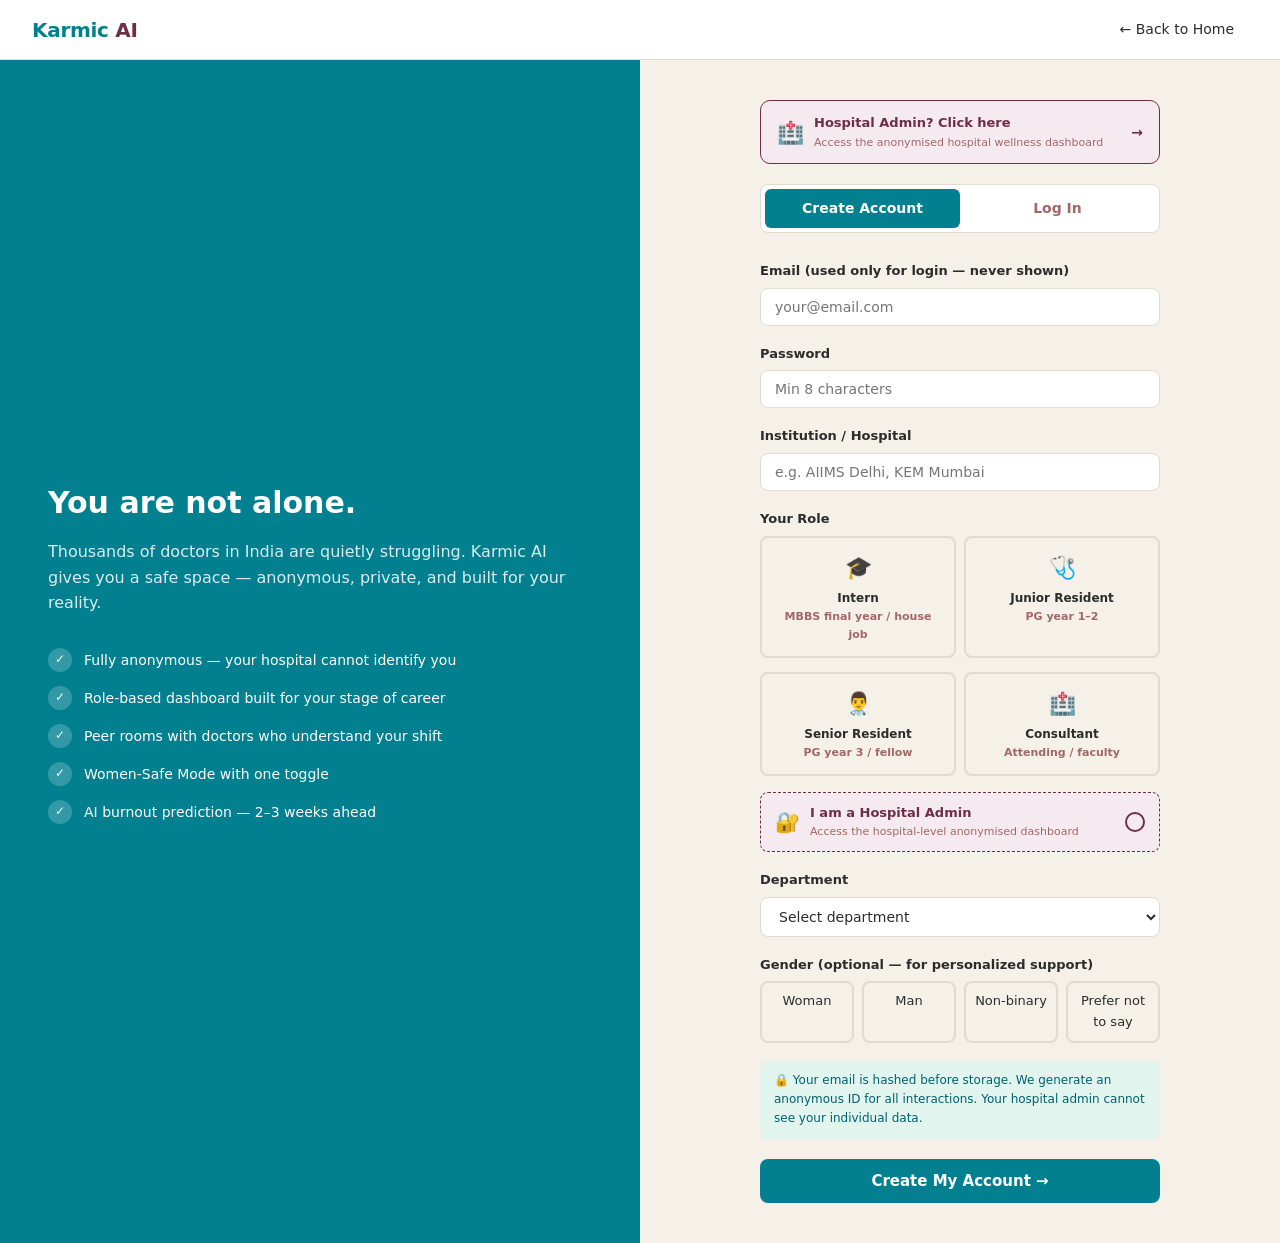
<file: frontend/signup.html>
<!DOCTYPE html>
<html lang="en">
<head>
<meta charset="UTF-8">
<meta name="viewport" content="width=device-width, initial-scale=1.0">
<title>Join Karmic AI</title>
<link rel="stylesheet" href="css/theme.css">
<style>
  body { min-height: 100vh; display: flex; flex-direction: column; }
  .auth-wrap {
    flex: 1;
    display: grid;
    grid-template-columns: 1fr 1fr;
    min-height: calc(100vh - 60px);
  }
  .auth-left {
    background: var(--teal);
    color: white;
    padding: 60px 48px;
    display: flex;
    flex-direction: column;
    justify-content: center;
  }
  .auth-left h2 { font-size: 30px; font-weight: 800; margin-bottom: 12px; }
  .auth-left p { opacity: 0.85; font-size: 16px; margin-bottom: 32px; }
  .feature-list { list-style: none; display: flex; flex-direction: column; gap: 14px; }
  .feature-list li { display: flex; align-items: center; gap: 12px; font-size: 14px; }
  .feature-list li::before { content: '✓'; background: rgba(255,255,255,0.2); width: 24px; height: 24px; border-radius: 50%; display: flex; align-items: center; justify-content: center; font-size: 12px; flex-shrink: 0; }

  .auth-right {
    background: var(--cream);
    display: flex;
    align-items: center;
    justify-content: center;
    padding: 40px 32px;
  }
  .auth-box { width: 100%; max-width: 400px; }
  .auth-tabs {
    display: flex;
    background: var(--white);
    border-radius: var(--radius-sm);
    padding: 4px;
    margin-bottom: 28px;
    border: 1px solid var(--border);
  }
  .auth-tab {
    flex: 1;
    text-align: center;
    padding: 8px;
    border-radius: 6px;
    cursor: pointer;
    font-size: 14px;
    font-weight: 600;
    color: var(--rose);
    transition: all 0.15s;
  }
  .auth-tab.active { background: var(--teal); color: white; }

  .auth-form { display: none; }
  .auth-form.active { display: block; }

  .role-grid {
    display: grid;
    grid-template-columns: 1fr 1fr;
    gap: 8px;
    margin-bottom: 4px;
  }
  .role-option {
    border: 2px solid var(--border);
    border-radius: var(--radius-sm);
    padding: 12px;
    cursor: pointer;
    text-align: center;
    transition: all 0.15s;
    position: relative;
  }
  .role-option:hover { border-color: var(--teal); }
  .role-option.selected { border-color: var(--teal); background: var(--teal-light); }
  .role-option input { display: none; }
  .role-option .role-icon { font-size: 22px; margin-bottom: 4px; }
  .role-option .role-name { font-size: 12px; font-weight: 700; }
  .role-option .role-desc { font-size: 11px; color: var(--rose); }

  .gender-row {
    display: flex;
    gap: 8px;
    margin-bottom: 4px;
  }
  .gender-opt {
    flex: 1;
    border: 2px solid var(--border);
    border-radius: var(--radius-sm);
    padding: 8px;
    text-align: center;
    cursor: pointer;
    font-size: 13px;
    font-weight: 500;
    transition: all 0.15s;
  }
  .gender-opt.selected { border-color: var(--berry); background: var(--berry-light); color: var(--berry); }

  .anon-note {
    background: var(--teal-light);
    border-radius: var(--radius-sm);
    padding: 10px 14px;
    font-size: 12px;
    color: var(--teal-dark);
    margin-top: 12px;
    display: flex;
    gap: 6px;
    align-items: flex-start;
  }
  .submit-btn {
    width: 100%;
    padding: 13px;
    font-size: 15px;
    font-weight: 700;
    margin-top: 20px;
    background: var(--teal);
    color: white;
    border-radius: var(--radius-sm);
    border: none;
    cursor: pointer;
    transition: opacity 0.15s;
  }
  .submit-btn:hover { opacity: 0.88; }

  @media(max-width: 768px) {
    .auth-wrap { grid-template-columns: 1fr; }
    .auth-left { display: none; }
  }
</style>
</head>
<body>

<nav class="nav">
  <div class="nav-brand"><a href="index.html" style="color:inherit;text-decoration:none">Karmic <span style="color:var(--berry)">AI</span></a></div>
  <div class="nav-links">
    <a href="index.html">← Back to Home</a>
  </div>
</nav>

<div class="auth-wrap">
  <div class="auth-left">
    <h2>You are not alone.</h2>
    <p>Thousands of doctors in India are quietly struggling. Karmic AI gives you a safe space — anonymous, private, and built for your reality.</p>
    <ul class="feature-list">
      <li>Fully anonymous — your hospital cannot identify you</li>
      <li>Role-based dashboard built for your stage of career</li>
      <li>Peer rooms with doctors who understand your shift</li>
      <li>Women-Safe Mode with one toggle</li>
      <li>AI burnout prediction — 2–3 weeks ahead</li>
    </ul>
  </div>

  <div class="auth-right">
    <div class="auth-box">
        <a href="admin-login.html" style="display:flex;align-items:center;gap:10px;background:#F5EAF0;border:1.5px solid #6D2E46;border-radius:10px;padding:12px 16px;margin-bottom:20px;text-decoration:none;transition:background 0.15s" onmouseover="this.style.background='#E8C5D5'" onmouseout="this.style.background='#F5EAF0'">
          <span style="font-size:22px">🏥</span>
          <div style="flex:1">
            <div style="font-size:13px;font-weight:700;color:#6D2E46">Hospital Admin? Click here</div>
            <div style="font-size:11px;color:#A26769">Access the anonymised hospital wellness dashboard</div>
          </div>
          <span style="color:#6D2E46;font-weight:700;font-size:14px">→</span>
        </a>
      <div class="auth-tabs">
        <div class="auth-tab active" id="tab-signup" onclick="switchTab('signup')">Create Account</div>
        <div class="auth-tab" id="tab-login" onclick="switchTab('login')">Log In</div>
      </div>

      <!-- SIGNUP FORM -->
      <div class="auth-form active" id="form-signup">
        <div class="form-group">
          <label>Email (used only for login — never shown)</label>
          <input type="email" id="email" placeholder="your@email.com" required>
        </div>
        <div class="form-group">
          <label>Password</label>
          <input type="password" id="password" placeholder="Min 8 characters" required>
        </div>
        <div class="form-group">
          <label>Institution / Hospital</label>
          <input type="text" id="institution" placeholder="e.g. AIIMS Delhi, KEM Mumbai">
        </div>
        <div class="form-group">
          <label>Your Role</label>
          <div class="role-grid">
            <label class="role-option" id="role-intern">
              <input type="radio" name="role" value="INTERN">
              <div class="role-icon">🎓</div>
              <div class="role-name">Intern</div>
              <div class="role-desc">MBBS final year / house job</div>
            </label>
            <label class="role-option" id="role-junior">
              <input type="radio" name="role" value="JUNIOR_RESIDENT">
              <div class="role-icon">🩺</div>
              <div class="role-name">Junior Resident</div>
              <div class="role-desc">PG year 1–2</div>
            </label>
            <label class="role-option" id="role-senior">
              <input type="radio" name="role" value="SENIOR_RESIDENT">
              <div class="role-icon">👨‍⚕️</div>
              <div class="role-name">Senior Resident</div>
              <div class="role-desc">PG year 3 / fellow</div>
            </label>
            <label class="role-option" id="role-consultant">
              <input type="radio" name="role" value="CONSULTANT">
              <div class="role-icon">🏥</div>
              <div class="role-name">Consultant</div>
              <div class="role-desc">Attending / faculty</div>
            </label>
          </div>
          <!-- Admin toggle -->
          <div id="adminToggleWrap" style="margin-top:10px;padding:10px 14px;background:#F5EAF0;border-radius:8px;border:1.5px dashed #6D2E46;display:flex;align-items:center;gap:10px;cursor:pointer" onclick="toggleAdminMode()">
            <span style="font-size:20px">🔐</span>
            <div style="flex:1">
              <div style="font-size:13px;font-weight:700;color:#6D2E46">I am a Hospital Admin</div>
              <div style="font-size:11px;color:#A26769">Access the hospital-level anonymised dashboard</div>
            </div>
            <div id="adminCheck" style="width:20px;height:20px;border-radius:50%;border:2px solid #6D2E46;display:flex;align-items:center;justify-content:center;font-size:12px;color:#6D2E46"></div>
          </div>
        </div>
        </div>
        <div class="form-group">
          <label>Department</label>
          <select id="department">
            <option value="">Select department</option>
            <option>Emergency Medicine</option>
            <option>Intensive Care (ICU)</option>
            <option>Cardiology</option>
            <option>Surgery</option>
            <option>Obstetrics & Gynaecology</option>
            <option>Paediatrics</option>
            <option>Internal Medicine</option>
            <option>Psychiatry</option>
            <option>Radiology</option>
            <option>Oncology</option>
            <option>Other</option>
          </select>
        </div>
        <div class="form-group">
          <label>Gender (optional — for personalized support)</label>
          <div class="gender-row">
            <div class="gender-opt" onclick="selectGender(this,'FEMALE')">Woman</div>
            <div class="gender-opt" onclick="selectGender(this,'MALE')">Man</div>
            <div class="gender-opt" onclick="selectGender(this,'NON_BINARY')">Non-binary</div>
            <div class="gender-opt" onclick="selectGender(this,'PREFER_NOT')">Prefer not to say</div>
          </div>
        </div>
        <div class="anon-note">🔒 Your email is hashed before storage. We generate an anonymous ID for all interactions. Your hospital admin cannot see your individual data.</div>
        <button class="submit-btn" onclick="handleSignup()">Create My Account →</button>
      </div>

      <!-- LOGIN FORM -->
      <div class="auth-form" id="form-login">
        <div class="form-group">
          <label>Email</label>
          <input type="email" placeholder="your@email.com">
        </div>
        <div class="form-group">
          <label>Password</label>
          <input type="password" placeholder="Your password">
        </div>
        <button class="submit-btn" onclick="handleLogin()">Log In →</button>
        <p style="text-align:center;margin-top:14px;font-size:13px;color:var(--rose)">Forgot password? <a href="#">Reset via email</a></p>
      </div>
    </div>
  </div>
</div>

<script>
  const params = new URLSearchParams(window.location.search);
  if (params.get('login') === 'true') switchTab('login');

  function switchTab(tab) {
    document.querySelectorAll('.auth-tab').forEach(t => t.classList.remove('active'));
    document.querySelectorAll('.auth-form').forEach(f => f.classList.remove('active'));
    document.getElementById('tab-' + tab).classList.add('active');
    document.getElementById('form-' + tab).classList.add('active');
  }

  document.querySelectorAll('.role-option input').forEach(radio => {
    radio.addEventListener('change', () => {
      document.querySelectorAll('.role-option').forEach(o => o.classList.remove('selected'));
      radio.parentElement.classList.add('selected');
    });
  });

  let selectedGender = '';
  function selectGender(el, val) {
    document.querySelectorAll('.gender-opt').forEach(o => o.classList.remove('selected'));
    el.classList.add('selected');
    selectedGender = val;
  }

  let isAdminMode = false;
  let isAdminLoginMode = false;

  function toggleAdminMode() {
    isAdminMode = !isAdminMode;
    const chk = document.getElementById('adminCheck');
    const wrap = document.getElementById('adminToggleWrap');
    chk.textContent = isAdminMode ? '✓' : '';
    wrap.style.background = isAdminMode ? '#E8C5D5' : '#F5EAF0';
    // Deselect other role options when admin is selected
    if (isAdminMode) {
      document.querySelectorAll('.role-option').forEach(o => o.classList.remove('selected'));
    }
  }

  function toggleAdminLogin() {
    isAdminLoginMode = !isAdminLoginMode;
    const chk = document.getElementById('adminLoginCheck');
    const wrap = document.getElementById('adminLoginToggle');
    chk.textContent = isAdminLoginMode ? '✓' : '';
    wrap.style.background = isAdminLoginMode ? '#E8C5D5' : '#F5EAF0';
  }

  function handleSignup() {
    const email = document.getElementById('email').value;
    const password = document.getElementById('password').value;
    const role = isAdminMode ? 'ADMIN' : document.querySelector('.role-option.selected input')?.value;
    const institution = document.getElementById('institution').value;
    const department = document.getElementById('department').value;

    if (!email || !password || !role) {
      alert('Please fill in email, password, and select a role.');
      return;
    }

    const payload = { email, password, role, institution, department, gender: selectedGender };

    fetch('/api/auth/signup', {
      method: 'POST',
      headers: { 'Content-Type': 'application/json' },
      body: JSON.stringify(payload)
    })
    .then(r => r.json())
    .then(data => {
      if (data.token) {
        localStorage.setItem('ka_token', data.token);
        localStorage.setItem('ka_role', data.role);
        localStorage.setItem('ka_gender', data.gender || '');
        window.location.href = 'dashboard.html';
      } else {
        alert(data.message || 'Signup failed. Please try again.');
      }
    })
    .catch(() => {
      // Demo mode — redirect anyway
      localStorage.setItem('ka_token', 'demo');
      localStorage.setItem('ka_role', role);
      localStorage.setItem('ka_gender', selectedGender);
      window.location.href = 'dashboard.html';
    });
  }

  function handleLogin() {
    const email = document.getElementById('loginEmail').value;
    const password = document.getElementById('loginPassword').value;
    fetch('/api/auth/login', {
      method: 'POST',
      headers: { 'Content-Type': 'application/json' },
      body: JSON.stringify({ email, password })
    })
    .then(r => r.json())
    .then(data => {
      if (data.token) {
        localStorage.setItem('ka_token', data.token);
        localStorage.setItem('ka_role', data.role);
        localStorage.setItem('ka_gender', data.gender || '');
        window.location.href = data.role === 'ADMIN' ? 'admin.html' : 'dashboard.html';
      } else {
        alert(data.message || 'Login failed.');
      }
    })
    .catch(() => {
      // Demo mode — use admin toggle to decide
      localStorage.setItem('ka_token', 'demo');
      const role = isAdminLoginMode ? 'ADMIN' : 'JUNIOR_RESIDENT';
      localStorage.setItem('ka_role', role);
      window.location.href = isAdminLoginMode ? 'admin.html' : 'dashboard.html';
    });
  }
</script>
</body>
</html>
</file>
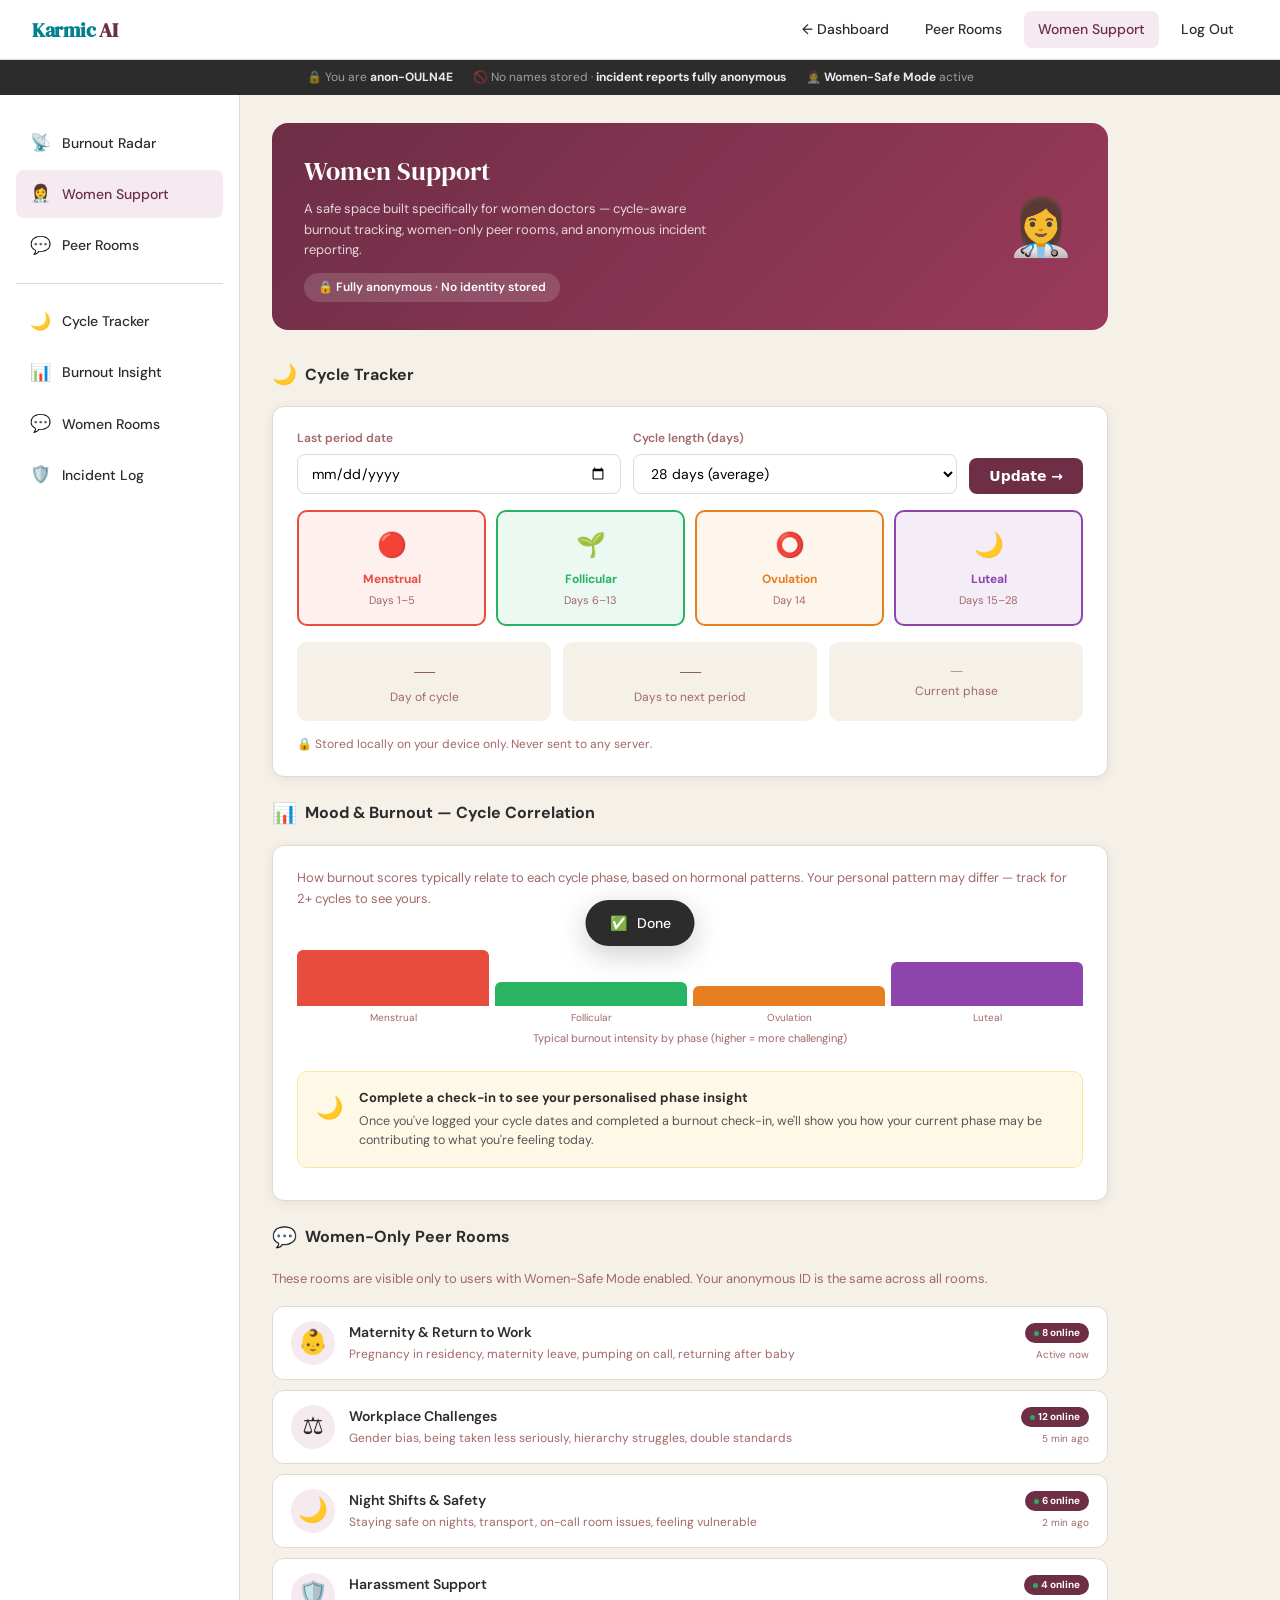
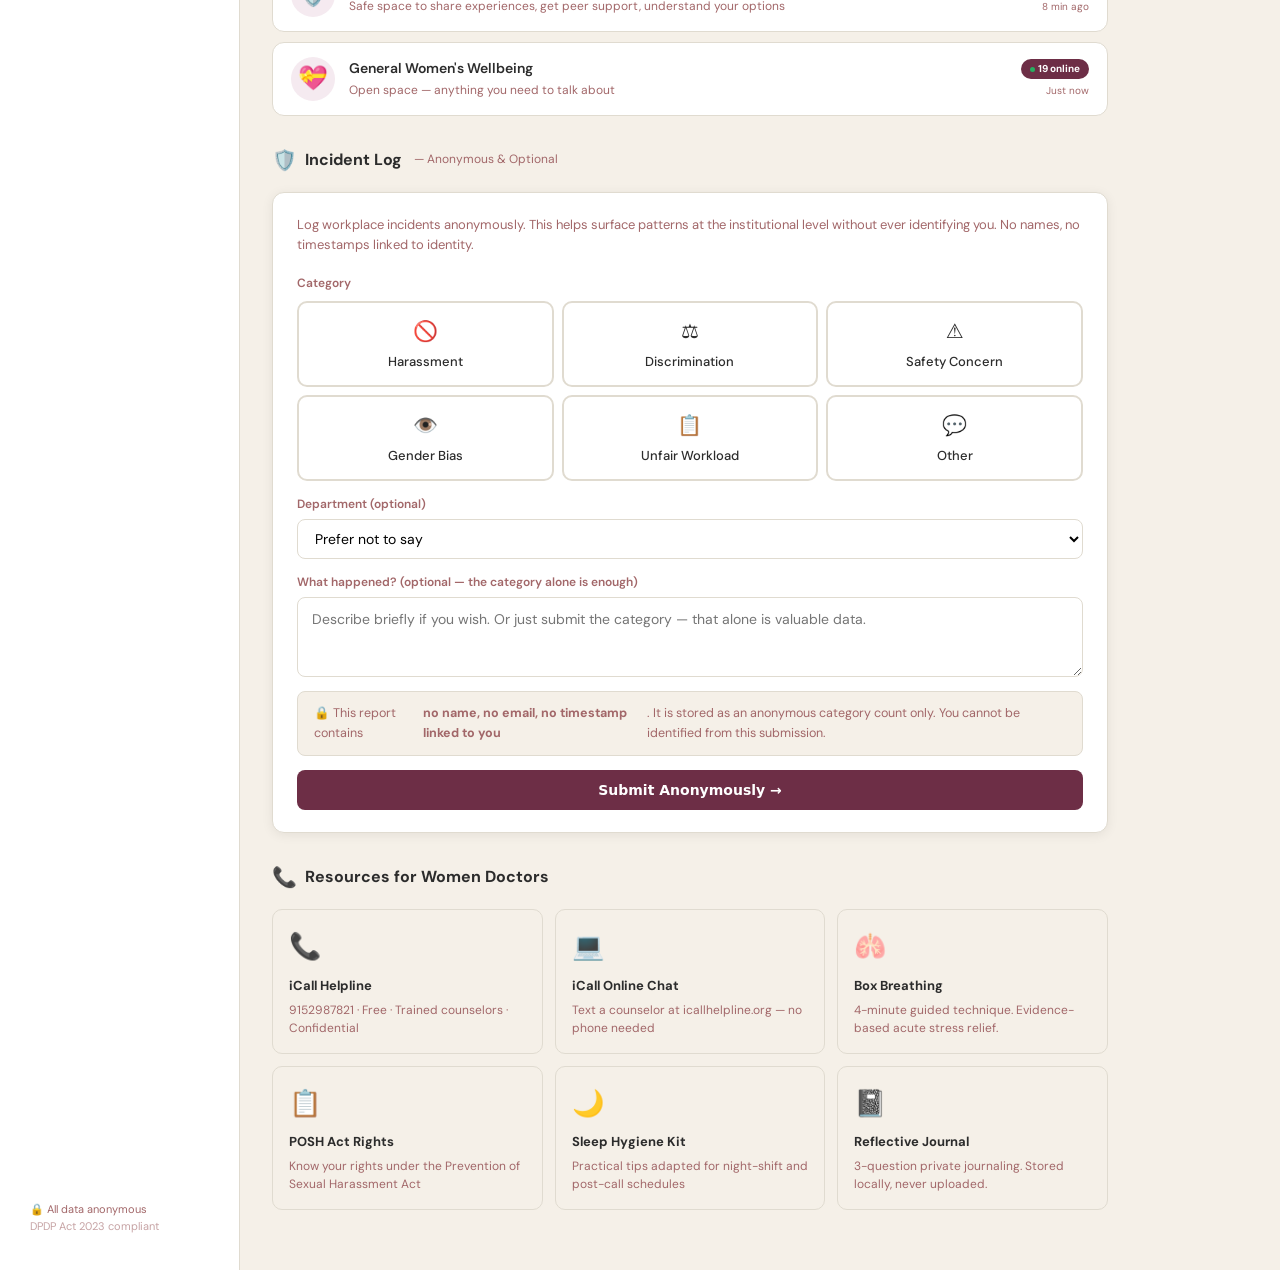
<file: frontend/women.html>
<!DOCTYPE html>
<html lang="en">
<head>
<meta charset="UTF-8">
<meta name="viewport" content="width=device-width, initial-scale=1.0">
<title>Women Support — Karmic AI</title>
<link rel="preconnect" href="https://fonts.googleapis.com">
<link href="https://fonts.googleapis.com/css2?family=DM+Serif+Display:ital@0;1&family=DM+Sans:wght@300;400;500;600;700&display=swap" rel="stylesheet">
<link rel="stylesheet" href="css/theme.css">
<style>
:root{
  --berry:#6D2E46;--berry-l:#F5EAF0;--berry-m:#E8C5D5;
  --teal:#028090;--teal-l:#E1F5EE;--teal-d:#01606E;
  --cream:#F5F0E8;--rose:#A26769;--charcoal:#2C2C2C;
  --white:#fff;--border:#E0DBD0;--shadow:0 2px 12px rgba(0,0,0,.07);--r:12px;
  --phase-m:#E74C3C;--phase-f:#28B463;--phase-o:#E67E22;--phase-l:#8E44AD;
}
*{box-sizing:border-box;margin:0;padding:0}
body{font-family:'DM Sans',system-ui,sans-serif;background:var(--cream);color:var(--charcoal);font-size:15px;line-height:1.6}

/* NAV */
.nav{background:#fff;border-bottom:1px solid var(--border);padding:0 32px;display:flex;align-items:center;justify-content:space-between;height:60px;position:sticky;top:0;z-index:100}
.nav-brand{font-family:'DM Serif Display',serif;font-size:20px;color:var(--teal)}
.nav-brand span{color:var(--berry)}
.nav-links{display:flex;gap:8px;align-items:center}
.nav-links a{padding:7px 14px;border-radius:8px;color:var(--charcoal);font-size:14px;font-weight:500;text-decoration:none;transition:background .15s}
.nav-links a:hover,.nav-links a.active{background:var(--berry-l);color:var(--berry)}

/* PRIV STRIP */
.pstrip{background:var(--charcoal);color:rgba(255,255,255,.55);font-size:12px;padding:8px 20px;display:flex;align-items:center;justify-content:center;gap:20px;flex-wrap:wrap}
.pstrip strong{color:rgba(255,255,255,.9)}

/* LAYOUT */
.layout{display:grid;grid-template-columns:240px 1fr;min-height:calc(100vh - 96px)}

/* SIDEBAR */
.sidebar{background:#fff;border-right:1px solid var(--border);padding:24px 16px;display:flex;flex-direction:column;gap:4px}
.slink{display:flex;align-items:center;gap:10px;padding:10px 14px;border-radius:8px;color:var(--charcoal);font-size:14px;font-weight:500;cursor:pointer;transition:background .15s;text-decoration:none}
.slink:hover,.slink.active{background:var(--berry-l);color:var(--berry)}
.slink .ico{font-size:17px;width:22px}
.sdivider{height:1px;background:var(--border);margin:10px 0}
.sbottom{margin-top:auto}

/* MAIN */
.main{padding:28px 32px;overflow-y:auto;max-width:900px}
.page-hero{background:linear-gradient(135deg,var(--berry),#9B3A5A);border-radius:16px;padding:28px 32px;margin-bottom:28px;color:#fff;display:flex;align-items:center;justify-content:space-between;gap:20px}
.page-hero h1{font-family:'DM Serif Display',serif;font-size:26px;font-weight:400;margin-bottom:6px}
.page-hero p{font-size:13px;opacity:.8;max-width:420px;line-height:1.6}
.page-hero-ico{font-size:56px;opacity:.9}
.anon-pill{display:inline-flex;align-items:center;gap:7px;background:rgba(255,255,255,.15);padding:5px 14px;border-radius:20px;font-size:12px;font-weight:600;margin-top:12px}

/* SECTION HEADER */
.sh{font-size:16px;font-weight:700;margin-bottom:16px;display:flex;align-items:center;gap:8px}
.sh span{font-size:20px}

/* CARD */
.card{background:#fff;border-radius:var(--r);box-shadow:var(--shadow);padding:22px 24px;border:.5px solid var(--border);margin-bottom:20px}

/* CYCLE TRACKER */
.cycle-phases{display:grid;grid-template-columns:repeat(4,1fr);gap:10px;margin:16px 0}
.phase-card{border-radius:10px;padding:14px 12px;text-align:center;border:2px solid transparent;cursor:pointer;transition:all .15s;position:relative}
.phase-card.menstrual{background:#FEF0EF;border-color:var(--phase-m)}
.phase-card.follicular{background:#EBF9F2;border-color:var(--phase-f)}
.phase-card.ovulation{background:#FEF6EC;border-color:var(--phase-o)}
.phase-card.luteal{background:#F4ECF7;border-color:var(--phase-l)}
.phase-card.current::after{content:'← Now';position:absolute;top:-8px;left:50%;transform:translateX(-50%);background:var(--charcoal);color:#fff;font-size:10px;font-weight:700;padding:2px 8px;border-radius:10px;white-space:nowrap}
.phase-ico{font-size:24px;margin-bottom:6px}
.phase-name{font-size:12px;font-weight:700;margin-bottom:3px}
.phase-days{font-size:11px;color:var(--rose)}
.phase-card.menstrual .phase-name{color:var(--phase-m)}
.phase-card.follicular .phase-name{color:var(--phase-f)}
.phase-card.ovulation .phase-name{color:var(--phase-o)}
.phase-card.luteal .phase-name{color:var(--phase-l)}

.cycle-input-row{display:flex;gap:12px;align-items:flex-end;margin-bottom:16px;flex-wrap:wrap}
.fg{display:flex;flex-direction:column;gap:5px;flex:1;min-width:140px}
.fg label{font-size:12px;font-weight:600;color:var(--rose)}
.fg input,.fg select{padding:9px 13px;border:1.5px solid var(--border);border-radius:8px;font-size:14px;font-family:'DM Sans',sans-serif;background:#fff;outline:none;transition:border-color .15s}
.fg input:focus,.fg select:focus{border-color:var(--berry)}
.btn-berry{background:var(--berry);color:#fff;border:none;border-radius:8px;padding:10px 20px;font-size:14px;font-weight:600;cursor:pointer;transition:opacity .15s;white-space:nowrap}
.btn-berry:hover{opacity:.88}

.cycle-summary{display:grid;grid-template-columns:repeat(3,1fr);gap:12px;margin-top:16px}
.cs-item{background:var(--cream);border-radius:10px;padding:14px 16px;text-align:center}
.cs-num{font-family:'DM Serif Display',serif;font-size:28px;color:var(--berry);line-height:1}
.cs-lbl{font-size:12px;color:var(--rose);margin-top:4px}

/* CORRELATION */
.correlation-card{display:flex;gap:16px;align-items:flex-start;padding:16px 18px;border-radius:10px;margin-bottom:10px;border:1px solid}
.correlation-card.info{background:#EBF5FB;border-color:#AED6F1}
.correlation-card.warn{background:#FEF9E7;border-color:#F9E79F}
.correlation-card.positive{background:#EBF9F2;border-color:#A9DFBF}
.correlation-ico{font-size:22px;flex-shrink:0;margin-top:2px}
.correlation-body h4{font-size:13px;font-weight:700;margin-bottom:3px}
.correlation-body p{font-size:12.5px;color:#555;line-height:1.55}

/* BURNOUT-PHASE CHART */
.bpchart{display:flex;align-items:flex-end;gap:6px;height:80px;margin:16px 0}
.bpchart-bar{flex:1;border-radius:6px 6px 0 0;transition:height .6s ease;position:relative;min-height:8px}
.bpchart-bar::after{content:attr(data-lbl);position:absolute;bottom:-20px;left:50%;transform:translateX(-50%);font-size:10px;color:var(--rose);white-space:nowrap}
.bpchart-bar.m{background:#E74C3C}
.bpchart-bar.fo{background:#28B463}
.bpchart-bar.o{background:#E67E22}
.bpchart-bar.l{background:#8E44AD}
.bpchart-bar.current-bar{box-shadow:0 0 0 3px rgba(0,0,0,.15)}
.bpchart-wrap{margin-bottom:24px}

/* PEER ROOMS */
.room-grid{display:flex;flex-direction:column;gap:10px}
.wroom{display:flex;align-items:center;gap:14px;padding:14px 18px;background:#fff;border:1.5px solid var(--border);border-radius:12px;cursor:pointer;transition:all .15s;text-decoration:none;color:var(--charcoal)}
.wroom:hover{border-color:var(--berry);background:var(--berry-l)}
.wroom-ico{font-size:24px;width:44px;height:44px;border-radius:50%;background:var(--berry-l);display:flex;align-items:center;justify-content:center;flex-shrink:0}
.wroom-body{flex:1}
.wroom-body h4{font-size:14px;font-weight:600;margin-bottom:2px}
.wroom-body p{font-size:12px;color:var(--rose)}
.wroom-right{display:flex;flex-direction:column;align-items:flex-end;gap:4px}
.online-badge{background:var(--berry);color:#fff;font-size:10px;font-weight:700;padding:2px 9px;border-radius:10px}
.live-dot{width:7px;height:7px;border-radius:50%;background:#27AE60;display:inline-block;animation:pd 2s infinite}
@keyframes pd{0%,100%{opacity:1;transform:scale(1)}50%{opacity:.4;transform:scale(1.5)}}

/* INCIDENT LOG */
.incident-form{display:flex;flex-direction:column;gap:14px}
.incident-select-grid{display:grid;grid-template-columns:repeat(3,1fr);gap:8px}
.icat{border:2px solid var(--border);border-radius:10px;padding:12px 8px;text-align:center;cursor:pointer;transition:all .15s;font-size:13px;font-weight:500}
.icat:hover{border-color:var(--berry)}
.icat.selected{border-color:var(--berry);background:var(--berry-l);color:var(--berry)}
.icat-ico{font-size:20px;display:block;margin-bottom:5px}
textarea.itxt{width:100%;padding:12px 14px;border:1.5px solid var(--border);border-radius:8px;font-size:14px;font-family:'DM Sans',sans-serif;resize:vertical;min-height:80px;outline:none;transition:border-color .15s}
textarea.itxt:focus{border-color:var(--berry)}
.anon-guarantee{background:var(--cream);border:1px solid var(--border);border-radius:8px;padding:12px 16px;font-size:12.5px;color:var(--rose);display:flex;align-items:flex-start;gap:8px;line-height:1.55}
.submit-incident{background:var(--berry);color:#fff;border:none;border-radius:8px;padding:12px 24px;font-size:14px;font-weight:700;cursor:pointer;transition:opacity .15s}
.submit-incident:hover{opacity:.88}
.success-msg{background:#EBF9F2;border:1.5px solid #A9DFBF;border-radius:10px;padding:14px 18px;font-size:13px;color:#1A7A3F;display:none;align-items:center;gap:10px}
.success-msg.show{display:flex}

/* RESOURCES */
.res-grid{display:grid;grid-template-columns:repeat(3,1fr);gap:12px}
.res-card{background:var(--cream);border-radius:10px;padding:16px;border:1px solid var(--border);transition:all .15s;cursor:pointer}
.res-card:hover{border-color:var(--berry);background:var(--berry-l);transform:translateY(-2px)}
.res-card-ico{font-size:26px;margin-bottom:8px}
.res-card h4{font-size:13px;font-weight:700;margin-bottom:4px}
.res-card p{font-size:12px;color:var(--rose);line-height:1.5}

/* TOAST */
.toast{position:fixed;bottom:24px;left:50%;transform:translateX(-50%) translateY(70px);background:var(--charcoal);color:#fff;padding:12px 24px;border-radius:40px;font-size:14px;font-weight:500;z-index:500;transition:transform .3s;display:flex;align-items:center;gap:10px;white-space:nowrap;box-shadow:0 8px 30px rgba(0,0,0,.2)}
.toast.show{transform:translateX(-50%) translateY(0)}

@media(max-width:768px){
  .layout{grid-template-columns:1fr}
  .sidebar{display:none}
  .cycle-phases{grid-template-columns:repeat(2,1fr)}
  .cycle-summary{grid-template-columns:1fr 1fr}
  .incident-select-grid{grid-template-columns:repeat(2,1fr)}
  .res-grid{grid-template-columns:1fr 1fr}
  .main{padding:16px}
}
</style>
</head>
<body>

<nav class="nav">
  <div class="nav-brand">Karmic <span>AI</span></div>
  <div class="nav-links">
    <a href="dashboard.html">← Dashboard</a>
    <a href="peer.html">Peer Rooms</a>
    <a href="women.html" class="active">Women Support</a>
    <a href="#" onclick="logout()">Log Out</a>
  </div>
</nav>

<div class="pstrip">
  <span>🔒 You are <strong id="anonId">anon-••••••</strong></span>
  <span>🚫 No names stored · <strong>incident reports fully anonymous</strong></span>
  <span>👩‍⚕️ <strong>Women-Safe Mode</strong> active</span>
</div>

<div class="layout">
  <aside class="sidebar">
    <a class="slink" href="dashboard.html"><span class="ico">📡</span>Burnout Radar</a>
    <a class="slink active" href="women.html"><span class="ico">👩‍⚕️</span>Women Support</a>
    <a class="slink" href="peer.html"><span class="ico">💬</span>Peer Rooms</a>
    <div class="sdivider"></div>
    <a class="slink" href="#cycle" onclick="scrollTo('cycle')"><span class="ico">🌙</span>Cycle Tracker</a>
    <a class="slink" href="#correlation"><span class="ico">📊</span>Burnout Insight</a>
    <a class="slink" href="#rooms"><span class="ico">💬</span>Women Rooms</a>
    <a class="slink" href="#incident"><span class="ico">🛡️</span>Incident Log</a>
    <div class="sbottom">
      <div style="padding:10px 14px;font-size:11px;color:var(--rose);line-height:1.6">🔒 All data anonymous<br><span style="opacity:.6">DPDP Act 2023 compliant</span></div>
    </div>
  </aside>

  <main class="main">

    <!-- PAGE HERO -->
    <div class="page-hero">
      <div>
        <h1>Women Support</h1>
        <p>A safe space built specifically for women doctors — cycle-aware burnout tracking, women-only peer rooms, and anonymous incident reporting.</p>
        <div class="anon-pill">🔒 Fully anonymous · No identity stored</div>
      </div>
      <div class="page-hero-ico">👩‍⚕️</div>
    </div>

    <!-- CYCLE TRACKER -->
    <div id="cycle">
      <div class="sh"><span>🌙</span> Cycle Tracker</div>
      <div class="card">
        <div class="cycle-input-row">
          <div class="fg">
            <label>Last period date</label>
            <input type="date" id="lastPeriod">
          </div>
          <div class="fg">
            <label>Cycle length (days)</label>
            <select id="cycleLen">
              <option value="28">28 days (average)</option>
              <option value="24">24 days</option>
              <option value="25">25 days</option>
              <option value="26">26 days</option>
              <option value="27">27 days</option>
              <option value="29">29 days</option>
              <option value="30">30 days</option>
              <option value="32">32 days</option>
              <option value="35">35 days</option>
            </select>
          </div>
          <button class="btn-berry" onclick="calcCycle()">Update →</button>
        </div>

        <!-- Current phase display -->
        <div class="cycle-phases">
          <div class="phase-card menstrual" id="ph-m">
            <div class="phase-ico">🔴</div>
            <div class="phase-name">Menstrual</div>
            <div class="phase-days">Days 1–5</div>
          </div>
          <div class="phase-card follicular" id="ph-f">
            <div class="phase-ico">🌱</div>
            <div class="phase-name">Follicular</div>
            <div class="phase-days">Days 6–13</div>
          </div>
          <div class="phase-card ovulation" id="ph-o">
            <div class="phase-ico">⭕</div>
            <div class="phase-name">Ovulation</div>
            <div class="phase-days">Day 14</div>
          </div>
          <div class="phase-card luteal" id="ph-l">
            <div class="phase-ico">🌙</div>
            <div class="phase-name">Luteal</div>
            <div class="phase-days">Days 15–28</div>
          </div>
        </div>

        <div class="cycle-summary">
          <div class="cs-item">
            <div class="cs-num" id="dayOfCycle">—</div>
            <div class="cs-lbl">Day of cycle</div>
          </div>
          <div class="cs-item">
            <div class="cs-num" id="daysToNext">—</div>
            <div class="cs-lbl">Days to next period</div>
          </div>
          <div class="cs-item">
            <div class="cs-num" id="currentPhaseLabel" style="font-size:16px;padding-top:6px">—</div>
            <div class="cs-lbl">Current phase</div>
          </div>
        </div>

        <p style="font-size:12px;color:var(--rose);margin-top:14px;display:flex;align-items:center;gap:6px">
          🔒 Stored locally on your device only. Never sent to any server.
        </p>
      </div>
    </div>

    <!-- BURNOUT CORRELATION -->
    <div id="correlation">
      <div class="sh"><span>📊</span> Mood & Burnout — Cycle Correlation</div>
      <div class="card">
        <p style="font-size:13px;color:var(--rose);margin-bottom:16px">How burnout scores typically relate to each cycle phase, based on hormonal patterns. Your personal pattern may differ — track for 2+ cycles to see yours.</p>

        <!-- Simple bar chart -->
        <div class="bpchart-wrap">
          <div class="bpchart" id="bpChart">
            <div class="bpchart-bar m" id="bar-m" style="height:70%" data-lbl="Menstrual"></div>
            <div class="bpchart-bar fo" id="bar-f" style="height:30%" data-lbl="Follicular"></div>
            <div class="bpchart-bar o" id="bar-o" style="height:25%" data-lbl="Ovulation"></div>
            <div class="bpchart-bar l" id="bar-l" style="height:55%" data-lbl="Luteal"></div>
          </div>
          <p style="font-size:11px;color:var(--rose);margin-top:24px;text-align:center">Typical burnout intensity by phase (higher = more challenging)</p>
        </div>

        <div id="phaseInsights">
          <div class="correlation-card warn">
            <div class="correlation-ico">🌙</div>
            <div class="correlation-body">
              <h4>Complete a check-in to see your personalised phase insight</h4>
              <p>Once you've logged your cycle dates and completed a burnout check-in, we'll show you how your current phase may be contributing to what you're feeling today.</p>
            </div>
          </div>
        </div>
      </div>
    </div>

    <!-- WOMEN-ONLY PEER ROOMS -->
    <div id="rooms">
      <div class="sh"><span>💬</span> Women-Only Peer Rooms</div>
      <p style="font-size:13px;color:var(--rose);margin-bottom:16px">These rooms are visible only to users with Women-Safe Mode enabled. Your anonymous ID is the same across all rooms.</p>
      <div class="room-grid">
        <a class="wroom" href="peer.html">
          <div class="wroom-ico">👶</div>
          <div class="wroom-body">
            <h4>Maternity & Return to Work</h4>
            <p>Pregnancy in residency, maternity leave, pumping on call, returning after baby</p>
          </div>
          <div class="wroom-right">
            <span class="online-badge"><span class="live-dot" style="width:5px;height:5px;margin:0 3px 0 0;display:inline-block"></span>8 online</span>
            <span style="font-size:10px;color:var(--rose)">Active now</span>
          </div>
        </a>
        <a class="wroom" href="peer.html">
          <div class="wroom-ico">⚖️</div>
          <div class="wroom-body">
            <h4>Workplace Challenges</h4>
            <p>Gender bias, being taken less seriously, hierarchy struggles, double standards</p>
          </div>
          <div class="wroom-right">
            <span class="online-badge"><span class="live-dot" style="width:5px;height:5px;margin:0 3px 0 0;display:inline-block"></span>12 online</span>
            <span style="font-size:10px;color:var(--rose)">5 min ago</span>
          </div>
        </a>
        <a class="wroom" href="peer.html">
          <div class="wroom-ico">🌙</div>
          <div class="wroom-body">
            <h4>Night Shifts & Safety</h4>
            <p>Staying safe on nights, transport, on-call room issues, feeling vulnerable</p>
          </div>
          <div class="wroom-right">
            <span class="online-badge"><span class="live-dot" style="width:5px;height:5px;margin:0 3px 0 0;display:inline-block"></span>6 online</span>
            <span style="font-size:10px;color:var(--rose)">2 min ago</span>
          </div>
        </a>
        <a class="wroom" href="peer.html">
          <div class="wroom-ico">🛡️</div>
          <div class="wroom-body">
            <h4>Harassment Support</h4>
            <p>Safe space to share experiences, get peer support, understand your options</p>
          </div>
          <div class="wroom-right">
            <span class="online-badge"><span class="live-dot" style="width:5px;height:5px;margin:0 3px 0 0;display:inline-block"></span>4 online</span>
            <span style="font-size:10px;color:var(--rose)">8 min ago</span>
          </div>
        </a>
        <a class="wroom" href="peer.html">
          <div class="wroom-ico">💝</div>
          <div class="wroom-body">
            <h4>General Women's Wellbeing</h4>
            <p>Open space — anything you need to talk about</p>
          </div>
          <div class="wroom-right">
            <span class="online-badge"><span class="live-dot" style="width:5px;height:5px;margin:0 3px 0 0;display:inline-block"></span>19 online</span>
            <span style="font-size:10px;color:var(--rose)">Just now</span>
          </div>
        </a>
      </div>
    </div>

    <!-- INCIDENT LOG -->
    <div id="incident" style="margin-top:28px">
      <div class="sh"><span>🛡️</span> Incident Log <span style="font-size:12px;font-weight:400;color:var(--rose);margin-left:4px">— Anonymous & Optional</span></div>
      <div class="card">
        <p style="font-size:13px;color:var(--rose);margin-bottom:18px">Log workplace incidents anonymously. This helps surface patterns at the institutional level without ever identifying you. No names, no timestamps linked to identity.</p>

        <div class="incident-form" id="incidentForm">
          <div>
            <div style="font-size:12px;font-weight:600;color:var(--rose);margin-bottom:8px">Category</div>
            <div class="incident-select-grid">
              <div class="icat" onclick="selCat(this,'harassment')"><span class="icat-ico">🚫</span>Harassment</div>
              <div class="icat" onclick="selCat(this,'discrimination')"><span class="icat-ico">⚖️</span>Discrimination</div>
              <div class="icat" onclick="selCat(this,'safety')"><span class="icat-ico">⚠️</span>Safety Concern</div>
              <div class="icat" onclick="selCat(this,'bias')"><span class="icat-ico">👁️</span>Gender Bias</div>
              <div class="icat" onclick="selCat(this,'workload')"><span class="icat-ico">📋</span>Unfair Workload</div>
              <div class="icat" onclick="selCat(this,'other')"><span class="icat-ico">💬</span>Other</div>
            </div>
          </div>

          <div class="fg">
            <label>Department (optional)</label>
            <select id="incDept">
              <option value="">Prefer not to say</option>
              <option>Emergency Medicine</option>
              <option>Intensive Care (ICU)</option>
              <option>Surgery</option>
              <option>Internal Medicine</option>
              <option>Obstetrics & Gynaecology</option>
              <option>Paediatrics</option>
              <option>Radiology</option>
              <option>Psychiatry</option>
              <option>Other</option>
            </select>
          </div>

          <div class="fg">
            <label>What happened? (optional — the category alone is enough)</label>
            <textarea class="itxt" id="incText" placeholder="Describe briefly if you wish. Or just submit the category — that alone is valuable data."></textarea>
          </div>

          <div class="anon-guarantee">
            🔒 This report contains <strong>no name, no email, no timestamp linked to you</strong>. It is stored as an anonymous category count only. You cannot be identified from this submission.
          </div>

          <button class="submit-incident" onclick="submitIncident()">Submit Anonymously →</button>
        </div>

        <div class="success-msg" id="successMsg">
          <span style="font-size:20px">✅</span>
          <div>
            <strong style="display:block;margin-bottom:3px">Reported anonymously.</strong>
            Anonymous category data helps institutions identify patterns. You cannot be identified from this.
          </div>
        </div>
      </div>
    </div>

    <!-- RESOURCES -->
    <div style="margin-top:28px;margin-bottom:32px">
      <div class="sh"><span>📞</span> Resources for Women Doctors</div>
      <div class="res-grid">
        <div class="res-card" onclick="showToast('📞','Dialling iCall…');window.location.href='tel:9152987821'">
          <div class="res-card-ico">📞</div>
          <h4>iCall Helpline</h4>
          <p>9152987821 · Free · Trained counselors · Confidential</p>
        </div>
        <div class="res-card" onclick="window.open('https://icallhelpline.org','_blank')">
          <div class="res-card-ico">💻</div>
          <h4>iCall Online Chat</h4>
          <p>Text a counselor at icallhelpline.org — no phone needed</p>
        </div>
        <div class="res-card" onclick="showToast('🫁','Starting box breathing…')">
          <div class="res-card-ico">🫁</div>
          <h4>Box Breathing</h4>
          <p>4-minute guided technique. Evidence-based acute stress relief.</p>
        </div>
        <div class="res-card" onclick="showToast('📋','POSH Act info loading…')">
          <div class="res-card-ico">📋</div>
          <h4>POSH Act Rights</h4>
          <p>Know your rights under the Prevention of Sexual Harassment Act</p>
        </div>
        <div class="res-card" onclick="showToast('🌙','Sleep hygiene kit loading…')">
          <div class="res-card-ico">🌙</div>
          <h4>Sleep Hygiene Kit</h4>
          <p>Practical tips adapted for night-shift and post-call schedules</p>
        </div>
        <div class="res-card" onclick="showToast('📓','Opening journal…')">
          <div class="res-card-ico">📓</div>
          <h4>Reflective Journal</h4>
          <p>3-question private journaling. Stored locally, never uploaded.</p>
        </div>
      </div>
    </div>

  </main>
</div>

<div class="toast" id="toast"><span id="toastIco">✅</span><span id="toastTxt">Done</span></div>

<script>
// ── CYCLE TRACKER ─────────────────────────────────────────────────
const PHASE_INFO = {
  menstrual: {
    id:'ph-m', name:'Menstrual', range:'Days 1–5',
    burnout:'Higher fatigue and mood changes are common. Prostaglandins can cause physical discomfort that compounds work stress.',
    tip:'Prioritise rest where possible. Avoid scheduling high-stakes presentations if you can control timing.',
    type:'warn', barH:'70%'
  },
  follicular: {
    id:'ph-f', name:'Follicular', range:'Days 6–13',
    burnout:'Oestrogen rise often brings improved mood, energy, and sharper focus. Many doctors feel most capable in this phase.',
    tip:'This is often your strongest phase. Schedule complex tasks, difficult conversations, or learning new procedures here.',
    type:'positive', barH:'30%'
  },
  ovulation: {
    id:'ph-o', name:'Ovulation', range:'~Day 14',
    burnout:'Peak oestrogen and LH. Communication and collaboration often feel easier. High energy but can bring heightened emotional sensitivity.',
    tip:'Great time for team discussions, patient communication, and leadership tasks.',
    type:'positive', barH:'25%'
  },
  luteal: {
    id:'ph-l', name:'Luteal', range:'Days 15–28',
    burnout:'Progesterone rise can cause fatigue, irritability, and difficulty concentrating — especially in the week before your period. Burnout symptoms often feel amplified.',
    tip:'Late luteal phase is when self-care matters most. Reduce unnecessary cognitive load where possible.',
    type:'warn', barH:'55%'
  }
};

let selectedCat = '';

function calcCycle() {
  const dateVal = document.getElementById('lastPeriod').value;
  const cycleLen = parseInt(document.getElementById('cycleLen').value);
  if (!dateVal) { showToast('📅', 'Please enter your last period date'); return; }

  const lastDate = new Date(dateVal);
  const today = new Date();
  today.setHours(0,0,0,0);
  lastDate.setHours(0,0,0,0);

  const daysSince = Math.floor((today - lastDate) / 86400000);
  const dayOfCycle = (daysSince % cycleLen) + 1;
  const daysToNext = cycleLen - dayOfCycle + 1;

  document.getElementById('dayOfCycle').textContent = dayOfCycle;
  document.getElementById('daysToNext').textContent = daysToNext;

  // Determine phase
  let phase;
  if (dayOfCycle <= 5)            phase = 'menstrual';
  else if (dayOfCycle <= 13)      phase = 'follicular';
  else if (dayOfCycle === 14)     phase = 'ovulation';
  else                            phase = 'luteal';

  document.getElementById('currentPhaseLabel').textContent = PHASE_INFO[phase].name;

  // Highlight phase cards
  ['menstrual','follicular','ovulation','luteal'].forEach(p => {
    document.getElementById('ph-' + p[0] + (p==='menstrual'?'m':p==='follicular'?'f':p==='ovulation'?'o':'l')).classList.remove('current');
  });
  const phaseMap = {menstrual:'ph-m',follicular:'ph-f',ovulation:'ph-o',luteal:'ph-l'};
  document.getElementById(phaseMap[phase]).classList.add('current');

  // Update bar chart — highlight current
  const barMap = {menstrual:'bar-m',follicular:'bar-f',ovulation:'bar-o',luteal:'bar-l'};
  Object.keys(barMap).forEach(p => {
    const bar = document.getElementById(barMap[p]);
    bar.classList.toggle('current-bar', p === phase);
  });

  // Update correlation insight
  const info = PHASE_INFO[phase];
  const burnoutScore = parseInt(localStorage.getItem('ka_burnoutScore') || '9');
  const lvlTxt = burnoutScore <= 5 ? 'low' : burnoutScore <= 10 ? 'moderate' : 'high';
  document.getElementById('phaseInsights').innerHTML = `
    <div class="correlation-card ${info.type}">
      <div class="correlation-ico">${phase==='menstrual'?'🔴':phase==='follicular'?'🌱':phase==='ovulation'?'⭕':'🌙'}</div>
      <div class="correlation-body">
        <h4>${info.name} Phase (${info.range}) · Your burnout is ${lvlTxt}</h4>
        <p>${info.burnout}</p>
      </div>
    </div>
    <div class="correlation-card info" style="margin-top:10px">
      <div class="correlation-ico">💡</div>
      <div class="correlation-body">
        <h4>Evidence-based tip for this phase</h4>
        <p>${info.tip}</p>
      </div>
    </div>`;

  // Save to localStorage
  localStorage.setItem('ka_cycle', JSON.stringify({ lastPeriod: dateVal, cycleLen, phase, dayOfCycle, daysToNext }));
  showToast('🌙', 'Cycle data saved locally');
}

function selCat(el, cat) {
  document.querySelectorAll('.icat').forEach(i => i.classList.remove('selected'));
  el.classList.add('selected');
  selectedCat = cat;
}

function submitIncident() {
  if (!selectedCat) { showToast('⚠️', 'Please select a category'); return; }
  const dept = document.getElementById('incDept').value;
  // In production: POST to /api/incident with only {category, dept} — no userId, no text if blank
  const token = localStorage.getItem('ka_token');
  const text = document.getElementById('incText').value.trim();
  fetch('/api/incident', {
    method: 'POST',
    headers: { 'Content-Type': 'application/json', 'Authorization': 'Bearer ' + token },
    body: JSON.stringify({ category: selectedCat, dept: dept || null, text: text || null })
  }).catch(() => {});
  document.getElementById('incidentForm').style.display = 'none';
  document.getElementById('successMsg').classList.add('show');
}

function showToast(ico, txt) {
  document.getElementById('toastIco').textContent = ico;
  document.getElementById('toastTxt').textContent = txt;
  const t = document.getElementById('toast');
  t.classList.add('show');
  setTimeout(() => t.classList.remove('show'), 3000);
}

function logout() { localStorage.clear(); window.location.href = 'index.html'; }

// ── INIT ──────────────────────────────────────────────────────────
window.addEventListener('DOMContentLoaded', () => {
  // If Women-Safe Mode was off, auto-enable it when this page is accessed directly
  if (localStorage.getItem('ka_womenMode') !== 'true') {
    localStorage.setItem('ka_womenMode', 'true');
  }
  const aid = localStorage.getItem('ka_anonId') || 'anon-??????';
  document.getElementById('anonId').textContent = aid;

  // Restore saved cycle data
  const saved = localStorage.getItem('ka_cycle');
  if (saved) {
    try {
      const d = JSON.parse(saved);
      document.getElementById('lastPeriod').value = d.lastPeriod;
      document.getElementById('cycleLen').value = d.cycleLen;
      calcCycle();
    } catch(e) {}
  }
});
</script>
</body>
</html>
</file>
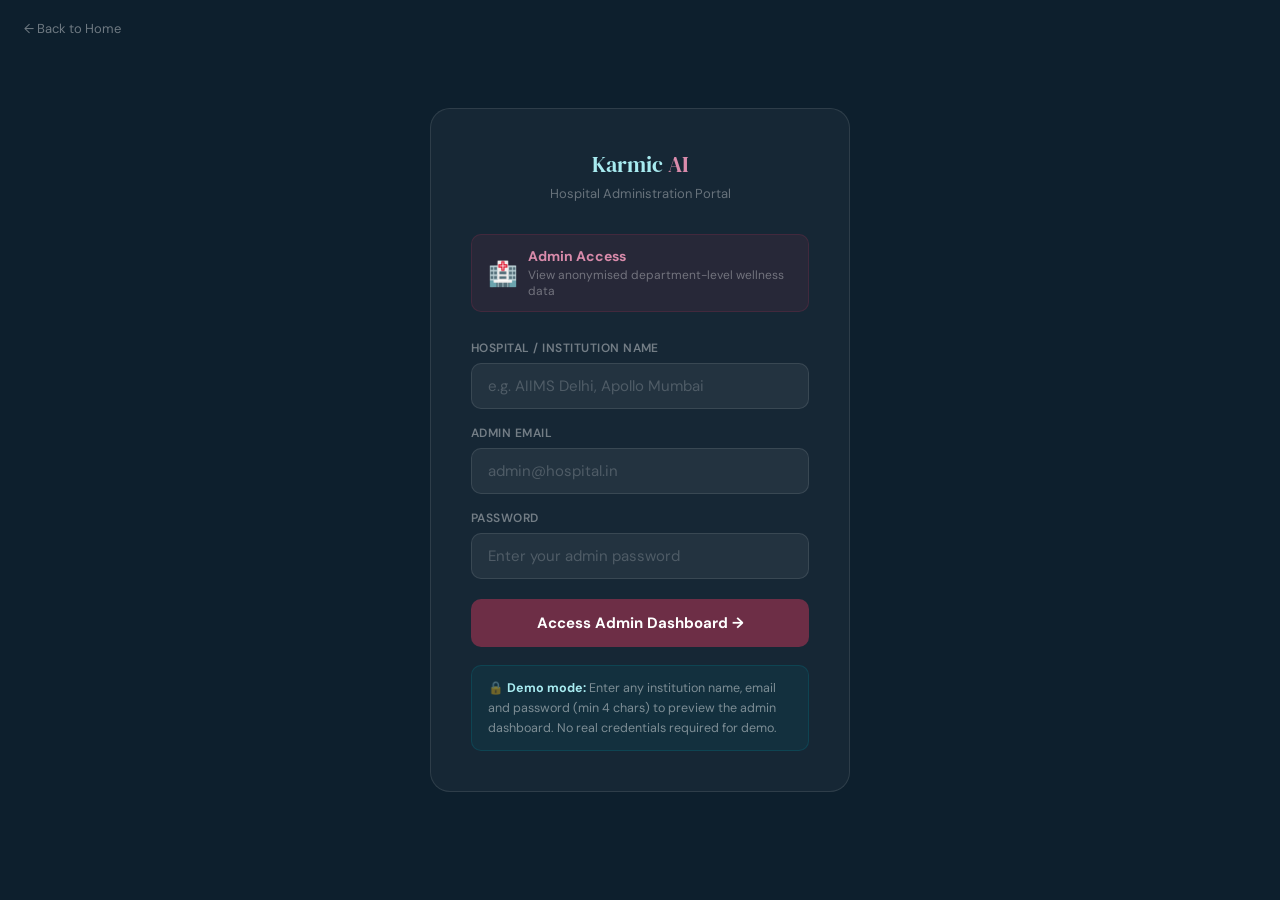
<file: backend/target/classes/static/admin-login.html>
<!DOCTYPE html>
<html lang="en">
<head>
<meta charset="UTF-8">
<meta name="viewport" content="width=device-width, initial-scale=1.0">
<title>Hospital Admin Login — Karmic AI</title>
<link rel="preconnect" href="https://fonts.googleapis.com">
<link href="https://fonts.googleapis.com/css2?family=DM+Serif+Display:ital@0;1&family=DM+Sans:wght@300;400;500;600;700&display=swap" rel="stylesheet">
<style>
*{box-sizing:border-box;margin:0;padding:0}
body{font-family:'DM Sans',system-ui,sans-serif;background:#0D1F2D;color:#fff;min-height:100vh;display:flex;flex-direction:column;align-items:center;justify-content:center;padding:24px}

.back-link{position:fixed;top:20px;left:24px;color:rgba(255,255,255,0.4);font-size:13px;text-decoration:none;display:flex;align-items:center;gap:6px;transition:color 0.15s}
.back-link:hover{color:rgba(255,255,255,0.8)}

.box{background:rgba(255,255,255,0.04);border:1px solid rgba(255,255,255,0.1);border-radius:20px;padding:40px;width:100%;max-width:420px}

.brand{font-family:'DM Serif Display',serif;font-size:22px;color:#A8EBF0;text-align:center;margin-bottom:6px}
.brand span{color:#D98BAB}
.tagline{text-align:center;font-size:13px;color:rgba(255,255,255,0.35);margin-bottom:32px}

.admin-badge{display:flex;align-items:center;gap:10px;background:rgba(109,46,70,0.2);border:1px solid rgba(109,46,70,0.4);border-radius:10px;padding:12px 16px;margin-bottom:28px}
.admin-badge .ico{font-size:24px}
.admin-badge h3{font-size:14px;font-weight:700;color:#D98BAB;margin-bottom:2px}
.admin-badge p{font-size:12px;color:rgba(255,255,255,0.35)}

.label{font-size:12px;font-weight:600;color:rgba(255,255,255,0.4);margin-bottom:7px;display:block;letter-spacing:0.04em}
.inp{width:100%;background:rgba(255,255,255,0.06);border:1.5px solid rgba(255,255,255,0.1);border-radius:10px;padding:12px 16px;font-size:15px;font-family:'DM Sans',sans-serif;color:#fff;outline:none;transition:border-color 0.15s;margin-bottom:16px}
.inp:focus{border-color:#028090}
.inp::placeholder{color:rgba(255,255,255,0.2)}

.btn{width:100%;background:#6D2E46;color:#fff;border:none;border-radius:10px;padding:14px;font-size:15px;font-weight:700;cursor:pointer;transition:opacity 0.15s;margin-top:4px;font-family:'DM Sans',sans-serif}
.btn:hover{opacity:0.88}

.demo-note{background:rgba(2,128,144,0.1);border:1px solid rgba(2,128,144,0.25);border-radius:10px;padding:12px 16px;font-size:12.5px;color:rgba(255,255,255,0.45);margin-top:18px;line-height:1.6}
.demo-note strong{color:#A8EBF0}

.error{background:rgba(192,57,43,0.15);border:1px solid rgba(192,57,43,0.3);border-radius:8px;padding:10px 14px;font-size:13px;color:#F1948A;margin-top:12px;display:none}
.error.show{display:block}
</style>
</head>
<body>

<a href="index.html" class="back-link">← Back to Home</a>

<div class="box">
  <div class="brand">Karmic <span>AI</span></div>
  <div class="tagline">Hospital Administration Portal</div>

  <div class="admin-badge">
    <div class="ico">🏥</div>
    <div>
      <h3>Admin Access</h3>
      <p>View anonymised department-level wellness data</p>
    </div>
  </div>

  <div>
    <label class="label">HOSPITAL / INSTITUTION NAME</label>
    <input class="inp" type="text" id="institution" placeholder="e.g. AIIMS Delhi, Apollo Mumbai">

    <label class="label">ADMIN EMAIL</label>
    <input class="inp" type="email" id="email" placeholder="admin@hospital.in">

    <label class="label">PASSWORD</label>
    <input class="inp" type="password" id="password" placeholder="Enter your admin password" onkeydown="if(event.key==='Enter')login()">

    <button class="btn" onclick="login()">Access Admin Dashboard →</button>

    <div class="demo-note">
      🔒 <strong>Demo mode:</strong> Enter any institution name, email and password (min 4 chars) to preview the admin dashboard. No real credentials required for demo.
    </div>
    <div class="error" id="errBox">Please fill in all fields to continue.</div>
  </div>
</div>

<script>
function login(){
  const inst = document.getElementById('institution').value.trim();
  const email = document.getElementById('email').value.trim();
  const pass = document.getElementById('password').value.trim();
  const err = document.getElementById('errBox');

  if(!inst || !email || !pass){
    err.textContent = 'Please fill in all fields to continue.';
    err.classList.add('show');
    return;
  }
  if(pass.length < 4){
    err.textContent = 'Password must be at least 4 characters.';
    err.classList.add('show');
    return;
  }
  err.classList.remove('show');

  // Try real API first
  fetch('/api/auth/login', {
  method:'POST',
  headers:{'Content-Type':'application/json'},
  body:JSON.stringify({email, password:pass, role:'ADMIN'})
})
.then(()=> {
  // ALWAYS go to demo for now
  localStorage.setItem('ka_token','demo-admin');
  localStorage.setItem('ka_role','ADMIN');
  localStorage.setItem('ka_institution', inst);
  window.location.href='admin.html';
})
.catch(()=> {
  // ALSO go to demo
  localStorage.setItem('ka_token','demo-admin');
  localStorage.setItem('ka_role','ADMIN');
  localStorage.setItem('ka_institution', inst);
  window.location.href='admin.html';
});
}
</script>
</body>
</html>
</file>
<file: frontend/css/theme.css>
:root {
  --teal: #028090;
  --teal-dark: #01606E;
  --teal-light: #E1F5EE;
  --berry: #6D2E46;
  --berry-light: #F5EAF0;
  --cream: #F5F0E8;
  --rose: #A26769;
  --charcoal: #2C2C2C;
  --white: #FFFFFF;
  --danger: #C0392B;
  --warn: #E67E22;
  --ok: #27AE60;
  --card-bg: #FFFFFF;
  --border: #E0DBD0;
  --shadow: 0 2px 12px rgba(0,0,0,0.07);
  --radius: 12px;
  --radius-sm: 8px;
  --font: 'Segoe UI', system-ui, sans-serif;
}

* { box-sizing: border-box; margin: 0; padding: 0; }

body {
  font-family: var(--font);
  background: var(--cream);
  color: var(--charcoal);
  font-size: 15px;
  line-height: 1.6;
}

a { color: var(--teal); text-decoration: none; }
a:hover { text-decoration: underline; }

button {
  cursor: pointer;
  border: none;
  border-radius: var(--radius-sm);
  font-family: var(--font);
  font-size: 14px;
  font-weight: 500;
  padding: 10px 20px;
  transition: opacity 0.15s, transform 0.1s;
}
button:hover { opacity: 0.88; }
button:active { transform: scale(0.98); }

.btn-primary { background: var(--teal); color: var(--white); }
.btn-berry { background: var(--berry); color: var(--white); }
.btn-ghost { background: transparent; color: var(--teal); border: 1.5px solid var(--teal); }
.btn-danger { background: var(--danger); color: var(--white); }
.btn-sm { padding: 6px 14px; font-size: 13px; }

.card {
  background: var(--card-bg);
  border-radius: var(--radius);
  box-shadow: var(--shadow);
  padding: 20px 24px;
  border: 0.5px solid var(--border);
}

.tag {
  display: inline-block;
  padding: 3px 10px;
  border-radius: 20px;
  font-size: 12px;
  font-weight: 600;
}
.tag-teal { background: var(--teal-light); color: var(--teal-dark); }
.tag-berry { background: var(--berry-light); color: var(--berry); }
.tag-warn { background: #FEF3E2; color: #964B00; }
.tag-danger { background: #FDECEA; color: var(--danger); }
.tag-ok { background: #EAF7EE; color: #1A7A3F; }

/* Nav */
.nav {
  background: var(--white);
  border-bottom: 1px solid var(--border);
  padding: 0 32px;
  display: flex;
  align-items: center;
  justify-content: space-between;
  height: 60px;
  position: sticky;
  top: 0;
  z-index: 100;
}
.nav-brand {
  font-size: 20px;
  font-weight: 700;
  color: var(--teal);
  letter-spacing: -0.3px;
}
.nav-brand span { color: var(--berry); }
.nav-links { display: flex; gap: 8px; align-items: center; }
.nav-links a {
  padding: 7px 14px;
  border-radius: var(--radius-sm);
  color: var(--charcoal);
  font-size: 14px;
  font-weight: 500;
  transition: background 0.15s;
}
.nav-links a:hover, .nav-links a.active {
  background: var(--teal-light);
  color: var(--teal);
  text-decoration: none;
}

/* Privacy banner */
.privacy-banner {
  background: var(--teal-light);
  border-left: 3px solid var(--teal);
  padding: 10px 20px;
  font-size: 13px;
  color: var(--teal-dark);
  display: flex;
  align-items: center;
  gap: 8px;
}
.privacy-banner::before { content: '🔒'; }

/* Toggle switch */
.toggle-wrap { display: flex; align-items: center; gap: 10px; }
.toggle {
  position: relative;
  width: 44px;
  height: 24px;
  background: var(--border);
  border-radius: 12px;
  cursor: pointer;
  transition: background 0.2s;
}
.toggle.on { background: var(--teal); }
.toggle::after {
  content: '';
  position: absolute;
  width: 18px; height: 18px;
  background: white;
  border-radius: 50%;
  top: 3px; left: 3px;
  transition: left 0.2s;
}
.toggle.on::after { left: 23px; }

/* Form */
.form-group { margin-bottom: 18px; }
.form-group label { display: block; font-size: 13px; font-weight: 600; margin-bottom: 6px; color: var(--charcoal); }
.form-group input, .form-group select, .form-group textarea {
  width: 100%;
  padding: 10px 14px;
  border: 1.5px solid var(--border);
  border-radius: var(--radius-sm);
  font-size: 14px;
  font-family: var(--font);
  background: var(--white);
  color: var(--charcoal);
  outline: none;
  transition: border-color 0.15s;
}
.form-group input:focus, .form-group select:focus { border-color: var(--teal); }

/* Responsive */
@media (max-width: 768px) {
  .nav { padding: 0 16px; }
  .nav-links a span { display: none; }
}
</file>
